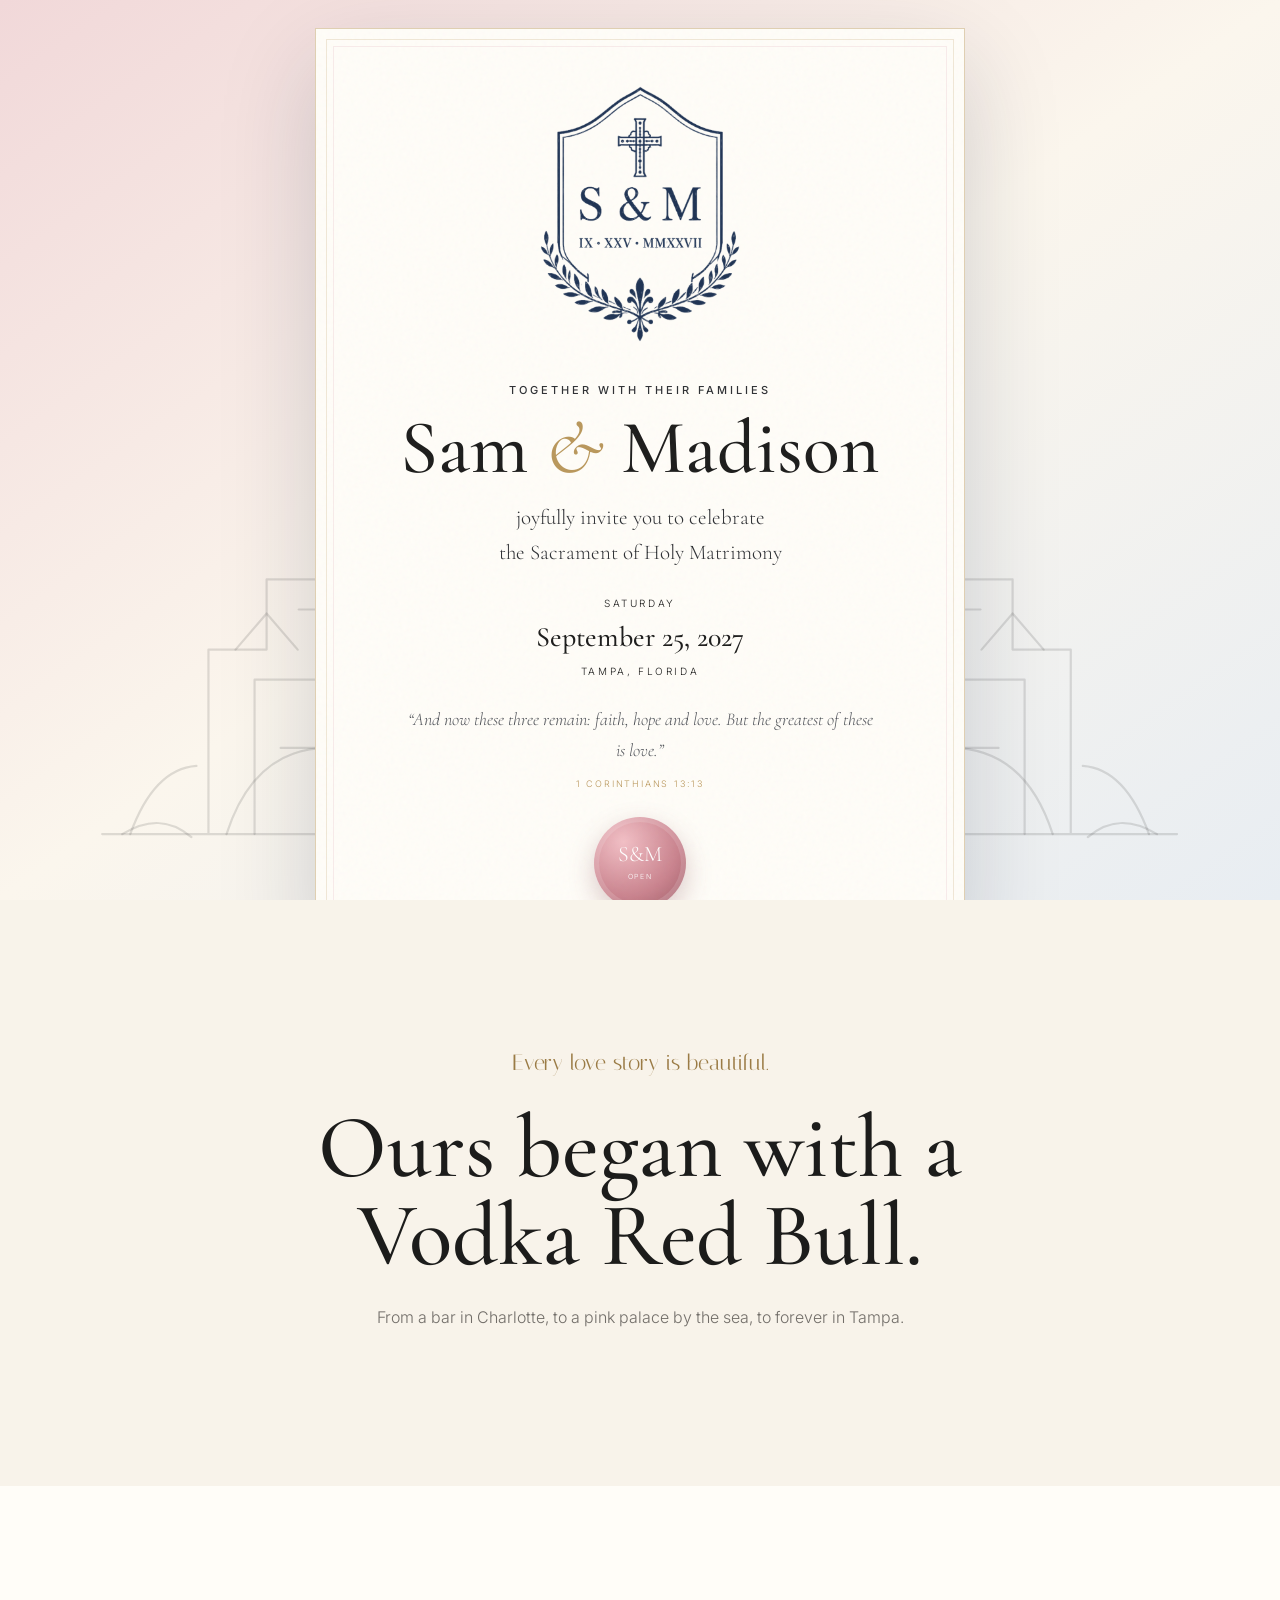
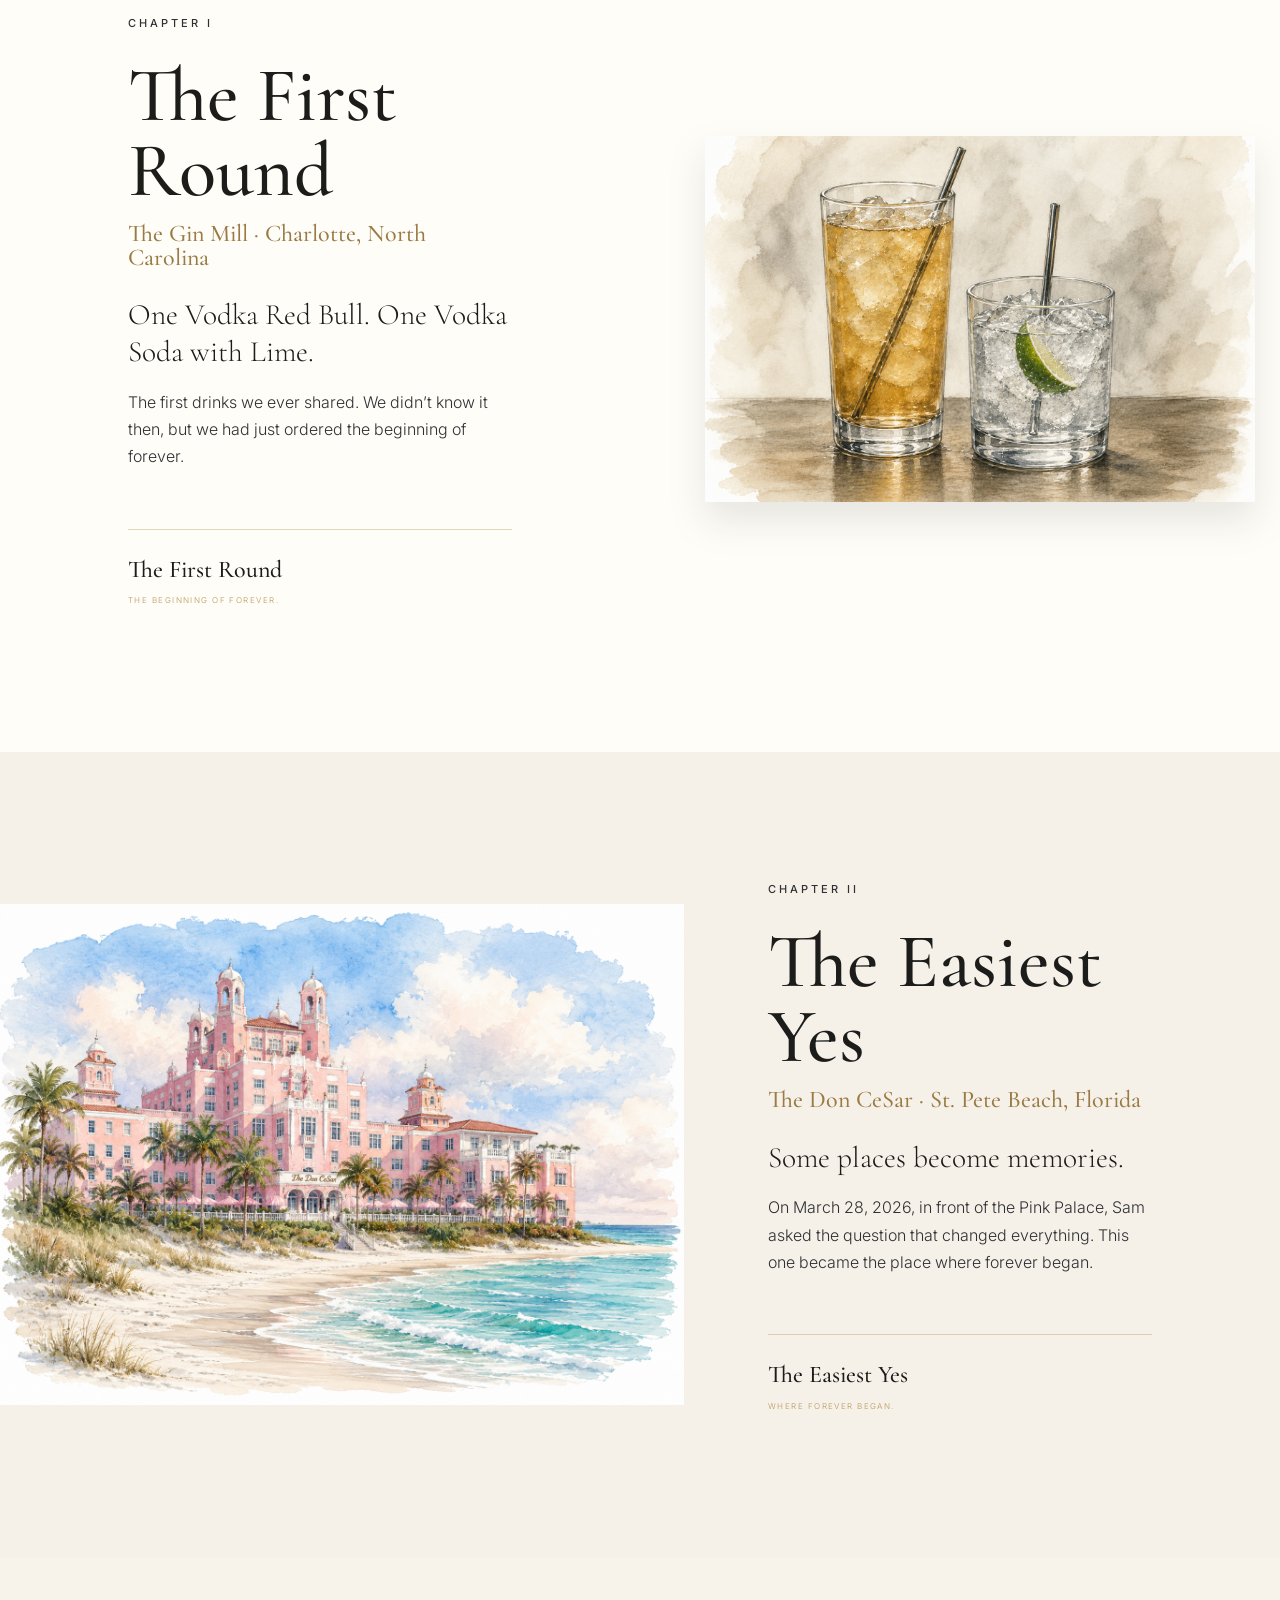
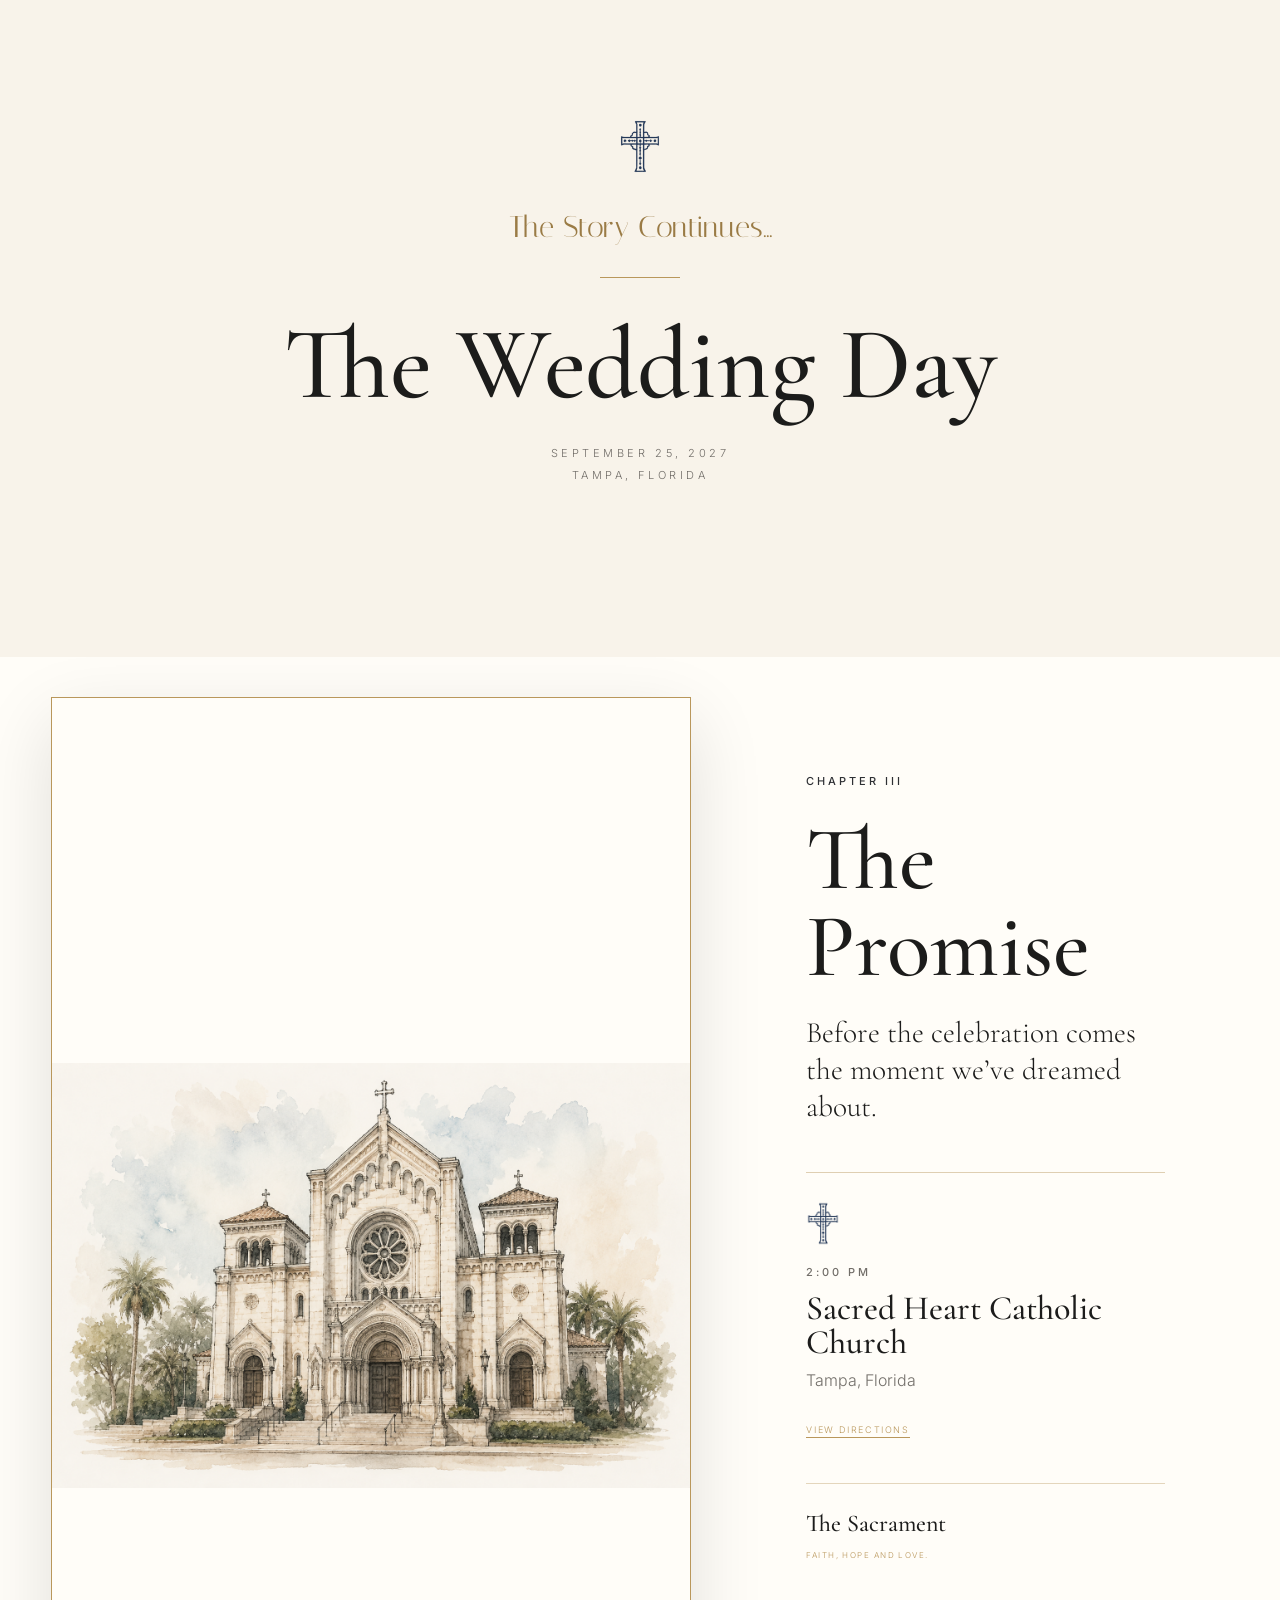
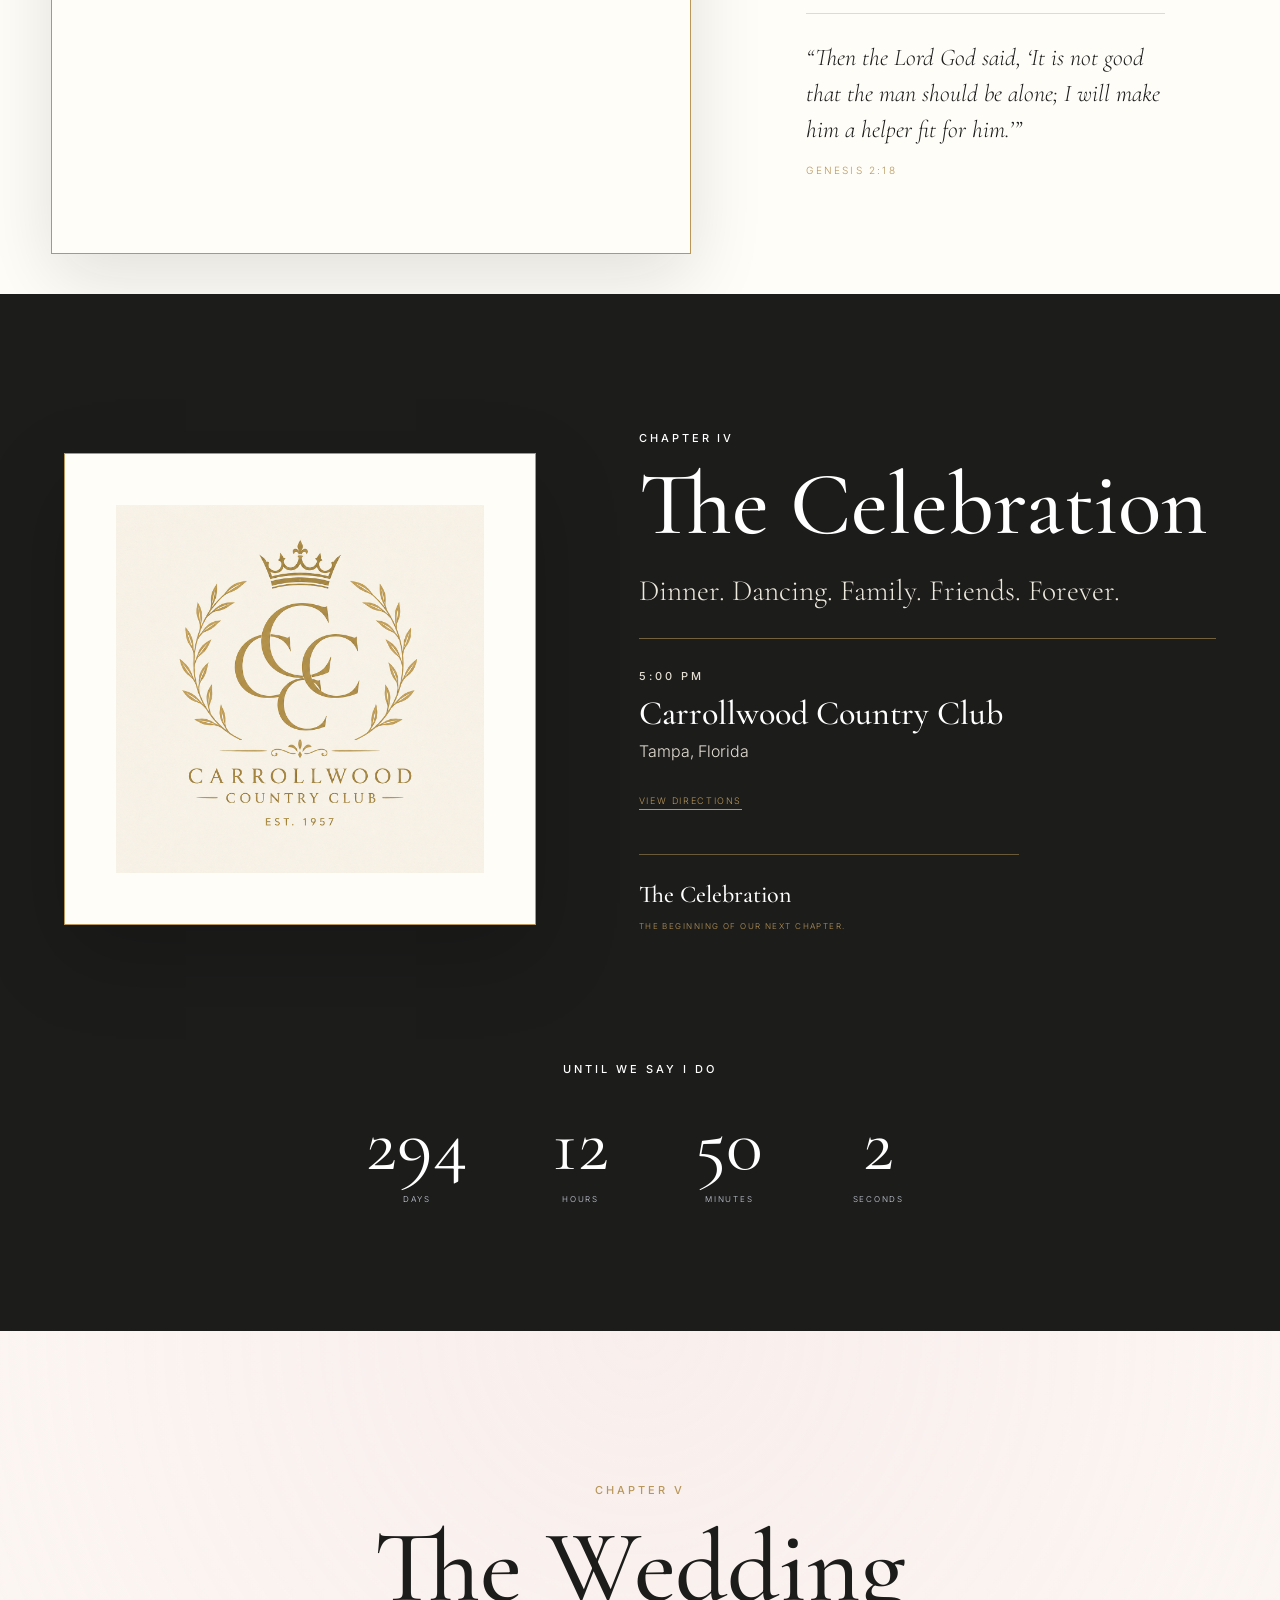
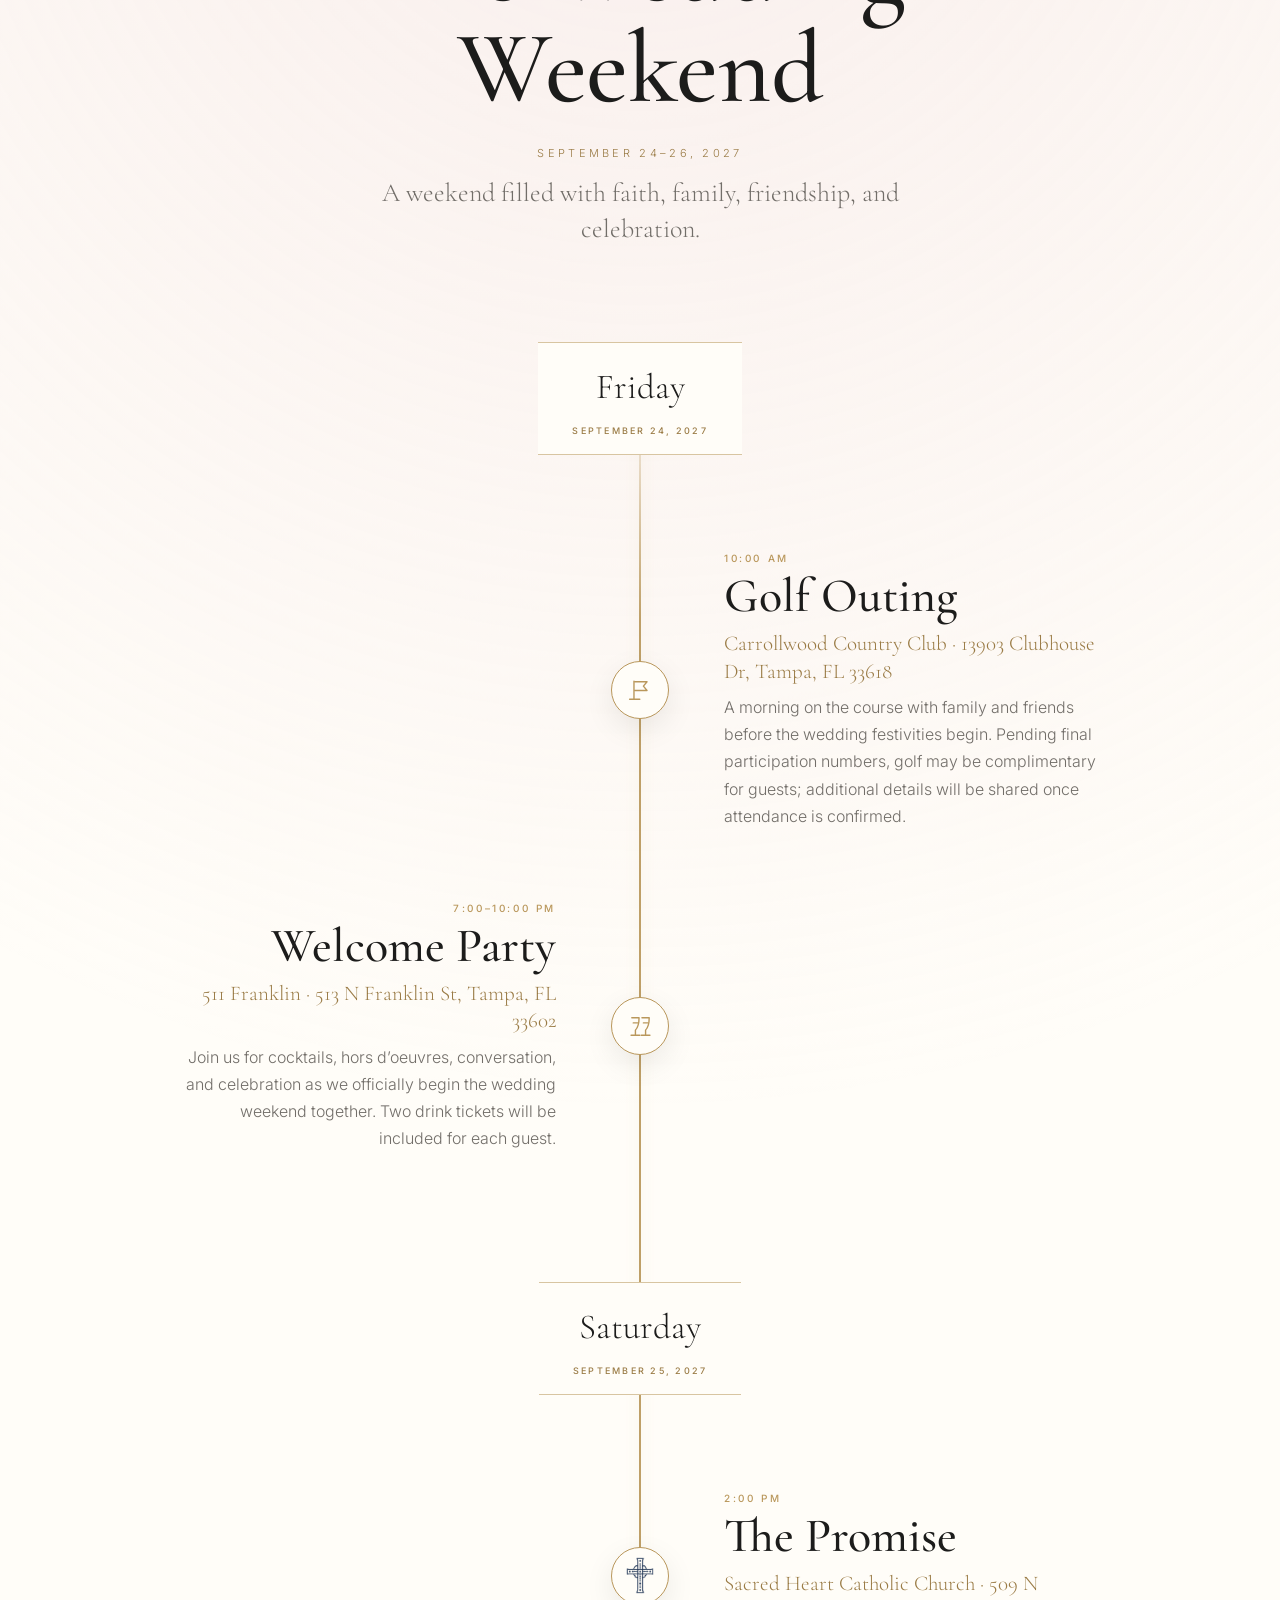
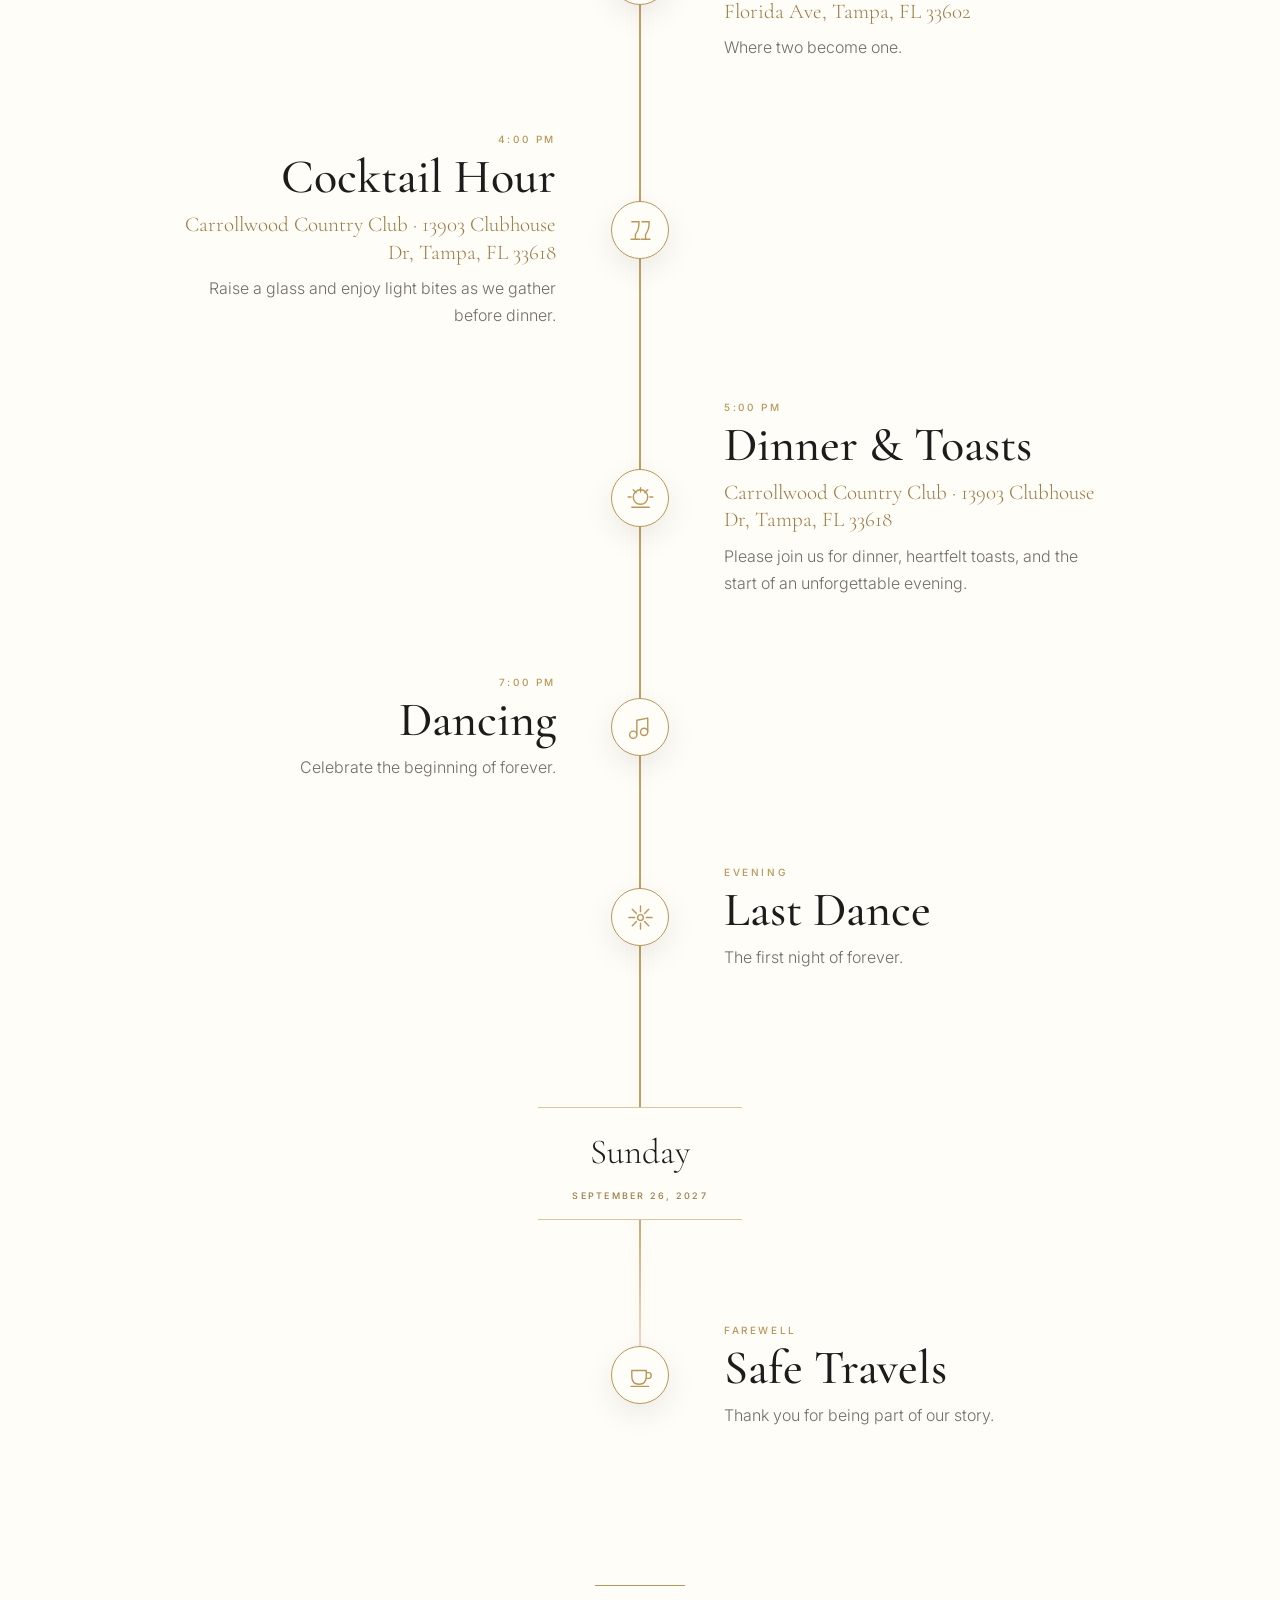
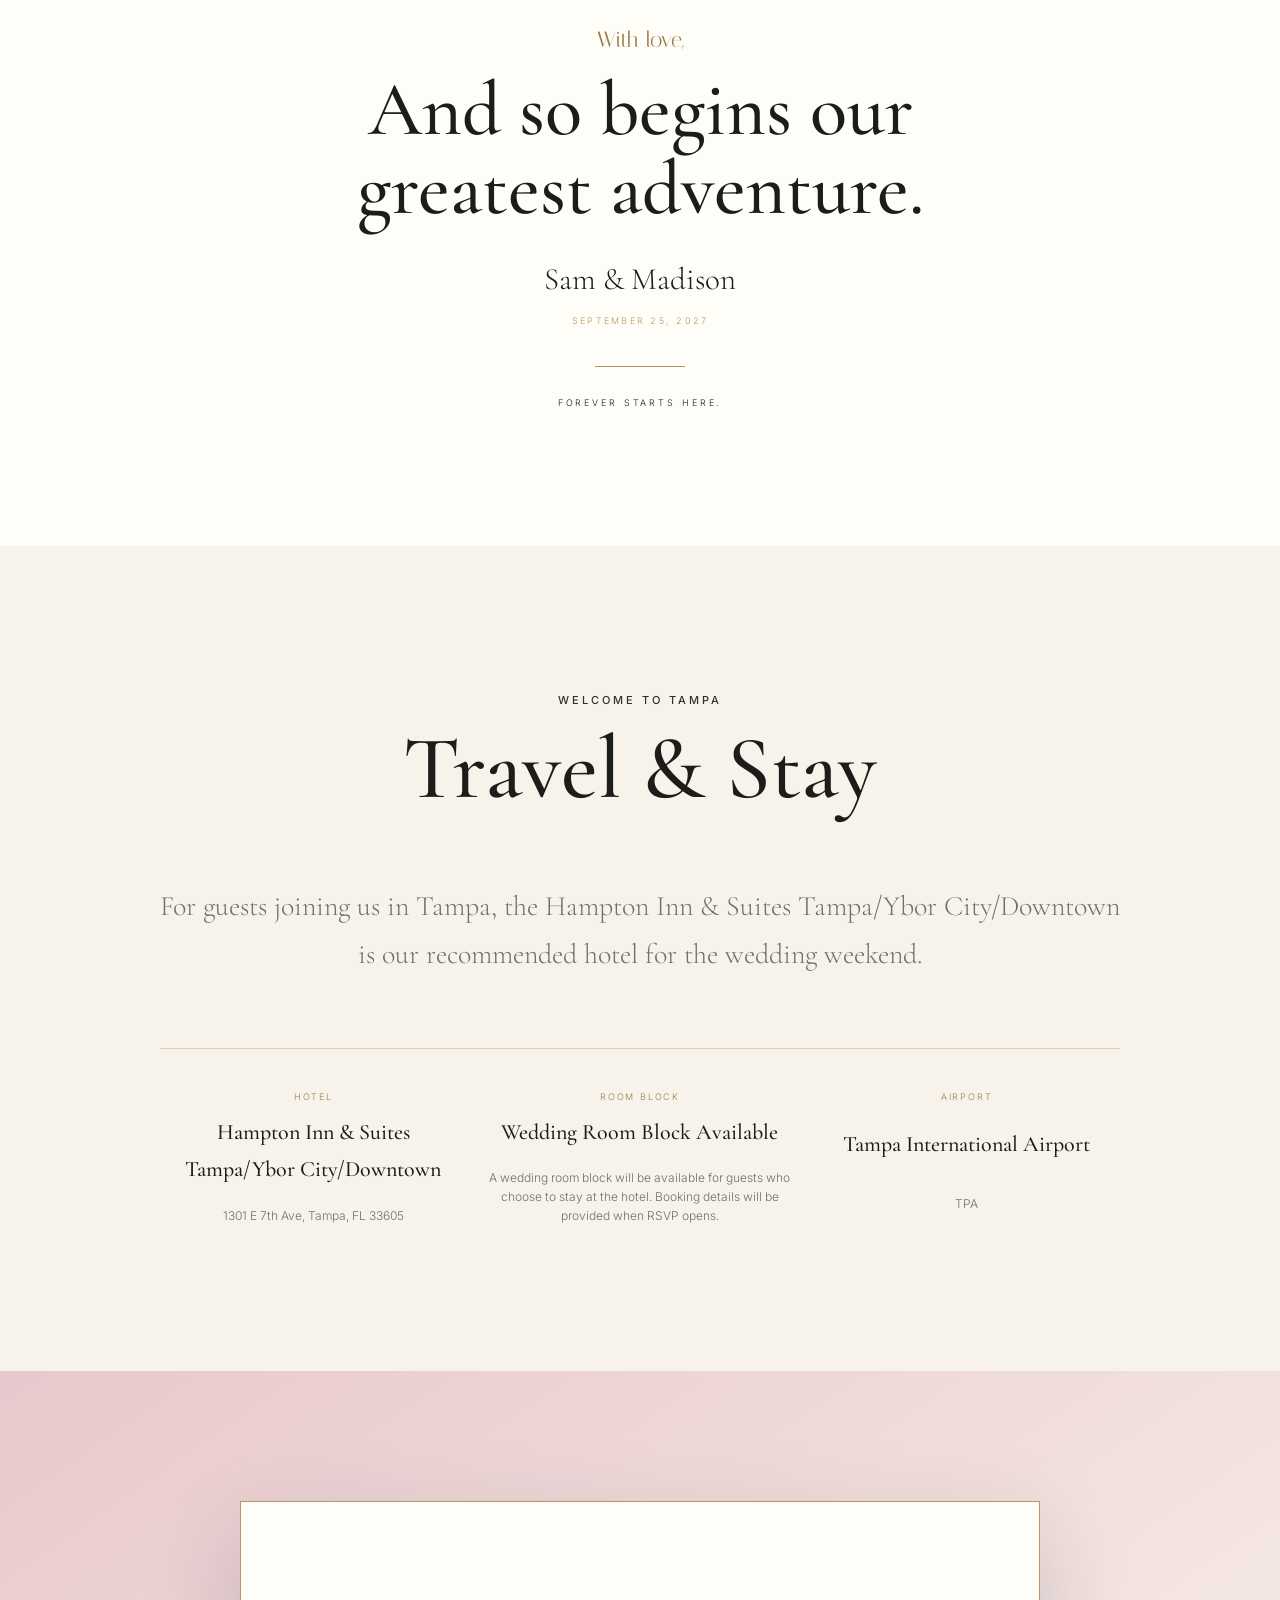
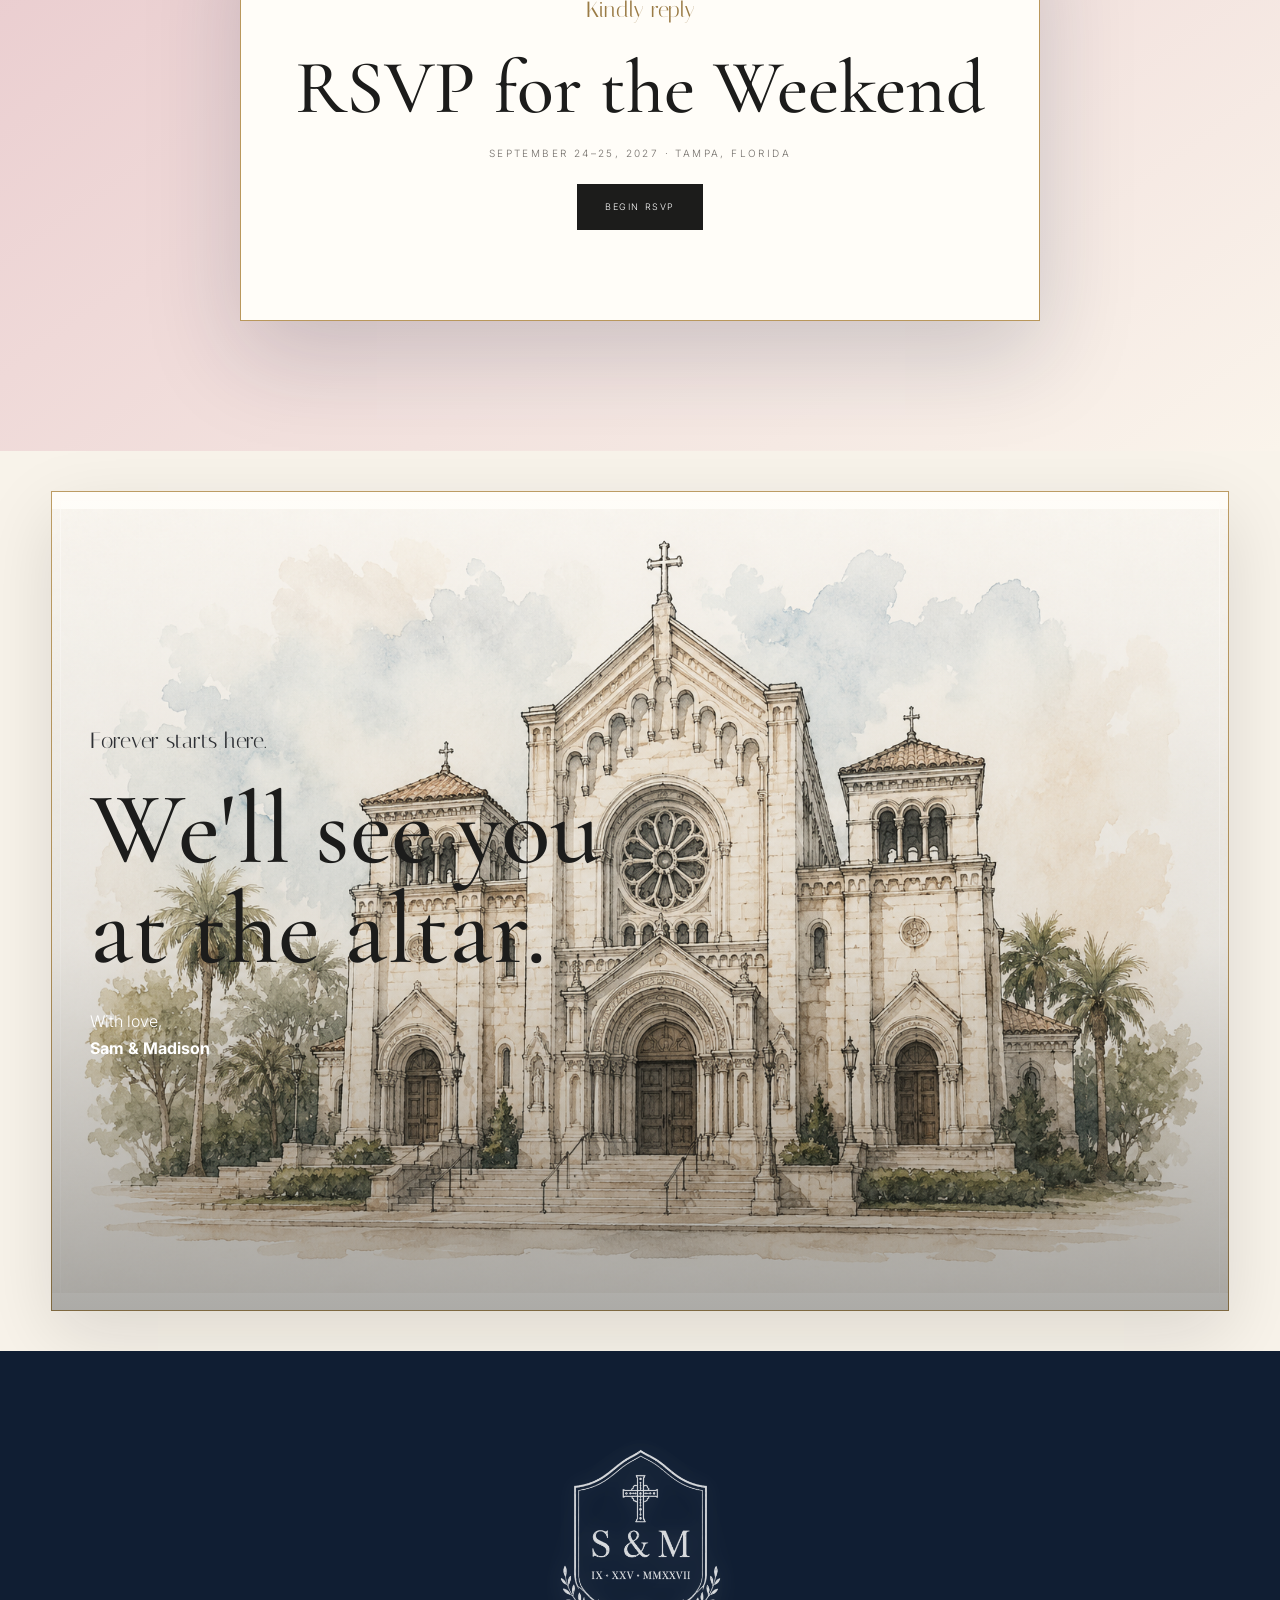
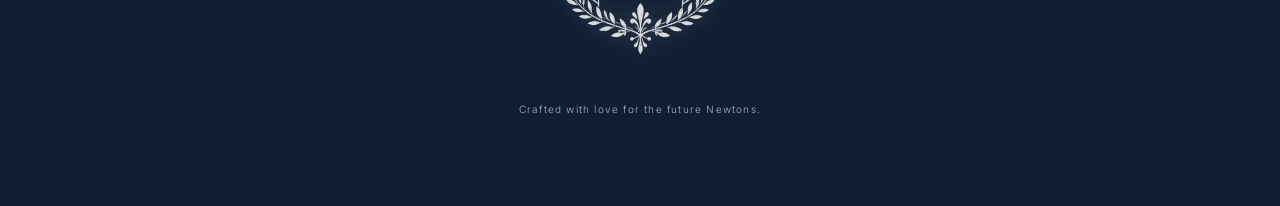
<file: index.html>
<!doctype html>
<html lang="en">
<head>
  <meta charset="utf-8">
  <meta name="viewport" content="width=device-width,initial-scale=1">
  <meta name="theme-color" content="#1c1c1b">
  <meta name="description" content="The wedding of Sam and Madison — September 25, 2027 in Tampa, Florida.">
  <title>Sam & Madison | September 25, 2027</title>
  <link rel="preconnect" href="https://fonts.googleapis.com">
  <link rel="preconnect" href="https://fonts.gstatic.com" crossorigin>
  <link href="https://fonts.googleapis.com/css2?family=Cormorant+Garamond:ital,wght@0,400;0,500;0,600;1,400&family=Inter:wght@300;400;500&family=Italiana&display=swap" rel="stylesheet">
  <link rel="stylesheet" href="styles.css?v=20260821-1044">
<!-- MOBILE-INLINE-FIX-20260821 -->
<style id="mobile-inline-fix-20260821">
@media (max-width: 600px) {
  /* Opening invitation: intentionally smaller, floating like desktop */
  #opening.opening {
    display:grid !important;
    place-items:start center !important;
    padding:7vh 0 16px !important;
    overflow:hidden !important;
  }
  /* Mobile opening backdrop: show the cathedral as a complete, subtle silhouette */
  #opening .opening-sketch {
    left:50% !important;
    right:auto !important;
    bottom:1.5vh !important;
    width:106vw !important;
    max-width:none !important;
    transform:translateX(-50%) !important;
    color:rgba(28,28,27,.075) !important;
    opacity:1 !important;
  }
  #opening .opening-sketch svg {
    display:block !important;
    width:100% !important;
    height:auto !important;
  }
  #opening .invitation-card {
    width:80vw !important;
    max-width:350px !important;
    min-height:0 !important;
    height:auto !important;
    max-height:calc(100svh - 30px) !important;
    margin:0 auto !important;
    padding:18px 22px 22px !important;
    overflow:hidden !important;
  }
  #opening .crest.crest-image {
    width:100px !important;
    height:auto !important;
    margin:0 auto 6px !important;
    padding:0 !important;
    border:0 !important;
  }
  #opening .crest.crest-image:before { display:none !important; }
  #opening .invitation-card .kicker {
    font-size:6.1px !important;
    margin:0 0 5px !important;
  }
  #opening .invitation-card h1 {
    font-size:30px !important;
    margin:2px 0 6px !important;
  }
  #opening .invite-copy {
    font-size:11px !important;
    line-height:1.2 !important;
    margin:0 !important;
  }
  #opening .date-lockup { margin:7px 0 !important; gap:0 !important; }
  #opening .date-lockup span { font-size:5.8px !important; }
  #opening .date-lockup strong { font-size:15.5px !important; }
  #opening .invitation-card blockquote {
    max-width:250px !important;
    font-size:8.5px !important;
    line-height:1.22 !important;
    margin:6px auto 0 !important;
  }
  #opening .invitation-card cite { font-size:5.2px !important; }
  #opening .seal {
    width:48px !important;
    height:48px !important;
    margin-top:7px !important;
  }
  #opening .seal-monogram { font-size:13px !important; }
  #opening .seal-label { font-size:4.4px !important; margin-top:2px !important; }

  /* Story chapters: eliminate the oversized mobile image wells */
  #story .story-row,
  #story .story-row.reverse {
    display:block !important;
    min-height:0 !important;
    height:auto !important;
  }
  #story .story-copy {
    padding:54px 28px 20px !important;
  }
  #story .illustration,
  #story .drink-illustration,
  #story .hotel-illustration {
    display:block !important;
    min-height:0 !important;
    height:auto !important;
    padding:6px 18px 34px !important;
    margin:0 !important;
  }
  #story .vodka-sodas-realistic {
    display:block !important;
    width:84% !important;
    max-width:520px !important;
    height:auto !important;
    margin:0 auto !important;
    transform:none !important;
  }
  #story .don-cesar-watercolor {
    display:block !important;
    width:92% !important;
    max-width:560px !important;
    height:auto !important;
    margin:0 auto !important;
    transform:none !important;
  }

  /* Wedding weekend: day labels start on the left with the gold spine */
  #weekend .timeline:before {
    left:28px !important;
    transform:none !important;
  }
  #weekend .timeline-day-heading {
    width:calc(100% - 54px) !important;
    max-width:none !important;
    margin:0 0 38px 28px !important;
    padding:13px 16px 15px !important;
    text-align:center !important;
  }
  #weekend .timeline-day-heading p,
  #weekend .timeline-day-heading h3 {
    text-align:center !important;
  }
  #weekend .timeline-day-heading p { font-size:31px !important; }
  #weekend .timeline-day-heading h3 { font-size:8px !important; }
  #weekend .timeline-event {
    grid-template-columns:58px minmax(0,1fr) !important;
  }
  #weekend .timeline-marker {
    grid-column:1 !important;
  }
  #weekend .timeline-event .timeline-card,
  #weekend .timeline-event:nth-of-type(even) .timeline-card,
  #weekend .timeline-event:nth-of-type(odd) .timeline-card {
    grid-column:2 !important;
    text-align:left !important;
    padding:26px 8px 26px 16px !important;
  }
}


/* Desktop hero: narrower photo frame = less aggressive crop of portrait engagement photo */
@media (min-width: 801px) {
  .hero {
    padding-left: 10vw !important;
    padding-right: 10vw !important;
  }
  .hero-photo {
    inset: 104px 10vw 4vw !important;
    background-position: center 30% !important;
  }
  .hero-shade {
    inset: 104px 10vw 4vw !important;
  }
  .hero-copy {
    padding-left: 8vw !important;
    padding-bottom: 8vh !important;
  }
}

</style>
<!-- /MOBILE-INLINE-FIX-20260821 -->
<style id="travel-hotel-details">
.travel-columns small{display:block;margin-top:8px;color:var(--muted);font-size:12px;line-height:1.6;font-weight:300}
</style>
<style id="rsvp-main-card-update">
.rsvp-card .rsvp-weekend-date{margin:18px 0 0;text-transform:uppercase;letter-spacing:.24em;font-size:10px;color:var(--muted)}
@media(max-width:800px){.rsvp-card .rsvp-weekend-date{font-size:8px;letter-spacing:.18em;line-height:1.7}}
</style></head>
<body class="locked ">
  
<div class="opening" id="opening" aria-label="Wedding invitation">
    <div class="opening-sketch" aria-hidden="true">
      <svg viewBox="0 0 1200 480" role="img">
        <g fill="none" stroke="currentColor" stroke-width="2.2" stroke-linecap="round" stroke-linejoin="round">
          <path d="M64 414h1072M170 414V230h58v-70h74v70h62V122h92v108h62V74h164v156h62V122h92v108h62v-70h74v70h58v184"/>
          <path d="M216 414V260h136v154M848 414V260h136v154M456 414V250h288v164"/>
          <path d="M508 414V302h184v112M600 74V20M574 45h52"/>
          <path d="M522 118h156M530 150h140M538 182h124M548 214h104"/>
          <path d="M260 190h48M892 190h48M392 156h36M772 156h36"/>
          <path d="M188 414c20-62 56-86 102-86s82 24 102 86M808 414c20-62 56-86 102-86s82 24 102 86"/>
          <path d="M92 414c16-44 38-66 66-68M1108 414c-16-44-38-66-66-68"/>
          <path d="M242 328h82M876 328h82M478 278h244"/>
          <path d="M550 414v-70h100v70M586 344v70M614 344v70"/>
          <path d="M197 230l31-36 31 36M941 230l31-36 31 36M364 122l46-44 46 44M744 122l46-44 46 44"/>
          <path d="M518 74l82-54 82 54"/>
          <path d="M84 414c26-16 48-15 69 3M1047 417c21-18 43-19 69-3"/>
        </g>
      </svg>
    </div>

    <article class="invitation-card" id="invitationCard">
      <div class="paper-grain"></div>
      <div class="crest crest-image" aria-label="Sam and Madison wedding crest">
        <img src="assets/save-the-date-crest-clean.png" alt="S and M Newton wedding crest">
      </div>
      <p class="kicker">Together with their families</p>
      <h1>Sam <em>&</em> Madison</h1>
      <p class="invite-copy">joyfully invite you to celebrate<br>the Sacrament of Holy Matrimony</p>
      <div class="date-lockup">
        <span>Saturday</span>
        <strong>September 25, 2027</strong>
        <span>Tampa, Florida</span>
      </div>
      <blockquote>“And now these three remain: faith, hope and love. But the greatest of these is love.”</blockquote>
      <cite>1 Corinthians 13:13</cite>
      <button class="seal" id="openInvitation" type="button">
        <span class="seal-monogram">S&amp;M</span>
        <span class="seal-label">Open</span>
      </button>
    </article>
  </div>

  <header class="site-header">
    <a class="brand" href="#home" aria-label="Back to top">S <span>&</span> M</a>
    <button class="menu-button" id="menuButton" aria-expanded="false" aria-controls="siteNav">Menu</button>
    <nav id="siteNav">
      <a href="#story">Our Journey</a>
      <a href="#details">The Celebration</a>
      <a href="#weekend">The Weekend</a>
      <a href="#travel">Travel</a>
      <a href="#rsvp">RSVP</a>
    </nav>
  </header>

  <main>
    <section class="hero" id="home">
      <div class="hero-photo" role="img" aria-label="Sam and Madison"></div>
      <div class="hero-shade"></div>
      <div class="hero-copy reveal">
        <p class="eyebrow">The wedding of</p>
        <h2>Sam <em>&</em> Madison</h2>
        <p>September 25, 2027 · Tampa, Florida</p>
        <a href="#story" class="text-link">Enter our story <span>↓</span></a>
      </div>
    </section>

    <section class="editorial-intro reveal">
      <p class="script">Every love story is beautiful.</p>
      <h2>Ours began with a<br>Vodka Red Bull.</h2>
      <p>From a bar in Charlotte, to a pink palace by the sea, to forever in Tampa.</p>
    </section>

    <section class="story editorial-chapters" id="story">
      <article class="story-row chapter-panel chapter-one reveal">
        <span class="chapter-number" aria-hidden="true">I</span>
        <div class="story-copy">
          <p class="chapter">Chapter I</p><h2>The First Round</h2>
          <h3>The Gin Mill · Charlotte, North Carolina</h3>
          <p class="chapter-lead">One Vodka Red Bull. One Vodka Soda with Lime.</p>
          <p>The first drinks we ever shared. We didn’t know it then, but we had just ordered the beginning of forever.</p>
          <p class="art-caption"><strong>The First Round</strong><span>The beginning of forever.</span></p>
        </div>
        <div class="illustration drink-illustration" aria-label="Watercolor illustration of a Vodka Red Bull and vodka soda with lime">
          <img class="vodka-sodas-realistic" src="assets/vodka-sodas-realistic.png" alt="Watercolor illustration of a Vodka Red Bull and vodka soda with lime">
        </div>
      </article>
      <article class="story-row reverse blush chapter-panel chapter-two reveal">
        <span class="chapter-number" aria-hidden="true">II</span>
        <div class="story-copy">
          <p class="chapter">Chapter II</p><h2>The Easiest Yes</h2>
          <h3>The Don CeSar · St. Pete Beach, Florida</h3>
          <p class="chapter-lead">Some places become memories.</p>
          <p>On March 28, 2026, in front of the Pink Palace, Sam asked the question that changed everything. This one became the place where forever began.</p>
          <p class="art-caption"><strong>The Easiest Yes</strong><span>Where forever began.</span></p>
        </div>
        <div class="illustration hotel-illustration" aria-label="Watercolor illustration of The Don CeSar">
          <img src="assets/don-cesar-watercolor.png" alt="Watercolor illustration of the Don CeSar hotel" class="don-cesar-watercolor">
        </div>
      </article>
    </section>


    <section class="wedding-day-break reveal">
      <div class="detail-cross" aria-hidden="true"><img class="crest-cross-icon" src="assets/crest-cross-exact.png" alt="" aria-hidden="true"></div>
      <p class="break-script">The Story Continues...</p>
      <div class="break-line"></div>
      <h2>The Wedding Day</h2>
      <p class="break-date">
        September 25, 2027<br>
        Tampa, Florida
      </p>
    </section>

    <section class="promise chapter-panel" id="details">
      <span class="chapter-number" aria-hidden="true">III</span>
      <div class="promise-art reveal" aria-hidden="true"></div>
      <div class="promise-copy reveal">
        <p class="chapter">Chapter III</p><h2>The Promise</h2>
        <p class="chapter-lead">Before the celebration comes the moment we’ve dreamed about.</p>
        <div class="promise-details">
          <div class="detail-cross" aria-hidden="true"><img class="crest-cross-icon" src="assets/crest-cross-exact.png" alt="" aria-hidden="true"></div>
          <p class="time">2:00 PM</p><h3>Sacred Heart Catholic Church</h3><p>Tampa, Florida</p>
          <a href="https://maps.google.com/?q=Sacred+Heart+Catholic+Church+Tampa+Florida" target="_blank" rel="noopener">View directions</a>
        </div>
        <p class="art-caption"><strong>The Sacrament</strong><span>Faith, hope and love.</span></p>
        <div class="promise-verse">
          <blockquote>
            “Then the Lord God said, ‘It is not good that the man should be alone; I will make him a helper fit for him.’”
          </blockquote>
          <cite>Genesis 2:18</cite>
        </div>

      </div>
    </section>

    <section class="celebration-chapter chapter-panel">
      <span class="chapter-number" aria-hidden="true">IV</span>
      <div class="celebration-inner">
        <div class="celebration-logo reveal"><img src="assets/ccc-logo.png" alt="Carrollwood Country Club monogram"></div>
        <div class="celebration-copy reveal">
          <p class="chapter">Chapter IV</p><h2>The Celebration</h2>
          <p class="chapter-lead">Dinner. Dancing. Family. Friends. Forever.</p>
          <div class="celebration-details"><p class="time">5:00 PM</p><h3>Carrollwood Country Club</h3><p>Tampa, Florida</p>
          <a href="https://maps.google.com/?q=Carrollwood+Country+Club+Tampa+Florida" target="_blank" rel="noopener">View directions</a></div>
          <p class="art-caption"><strong>The Celebration</strong><span>The beginning of our next chapter.</span></p>
        </div>
      </div>
      <div class="countdown-wrap reveal"><p class="eyebrow">Until we say I do</p><div class="countdown" id="countdown"></div></div>
    </section>


    <section class="wedding-weekend" id="weekend">
      <div class="weekend-heading reveal">
        <p class="chapter">Chapter V</p>
        <h2>The Wedding Weekend</h2>
        <p class="weekend-dates">September 24–26, 2027</p>
        <p class="weekend-intro">A weekend filled with faith, family, friendship, and celebration.</p>
      </div>

      <div class="timeline">
        <article class="timeline-day reveal">
          <header class="timeline-day-heading">
            <p>Friday</p>
            <h3>September 24, 2027</h3>
          </header>

          <div class="timeline-event">
            <div class="timeline-marker" aria-hidden="true">
              <svg viewBox="0 0 40 40">
                <path d="M11 32V7"></path>
                <path d="M12 8h17l-5 6 5 6H12"></path>
                <path d="M5 32h14"></path>
              </svg>
            </div>
            <div class="timeline-card">
              <p class="timeline-time">10:00 AM</p>
              <h4>Golf Outing</h4>
              <p class="timeline-location">Carrollwood Country Club · 13903 Clubhouse Dr, Tampa, FL 33618</p>
              <p>A morning on the course with family and friends before the wedding festivities begin. Pending final participation numbers, golf may be complimentary for guests; additional details will be shared once attendance is confirmed.</p>
            </div>
          </div>

          <div class="timeline-event">
            <div class="timeline-marker" aria-hidden="true">
              <svg viewBox="0 0 40 40">
                <path d="M8 8h10c0 8-1 13-5 17v7"></path>
                <path d="M7 32h12"></path>
                <path d="M22 8h10c0 8-1 13-5 17v7"></path>
                <path d="M21 32h12"></path>
                <path d="M10 15h6M24 15h6"></path>
              </svg>
            </div>
            <div class="timeline-card">
              <p class="timeline-time">7:00–10:00 PM</p>
              <h4>Welcome Party</h4>
              <p class="timeline-location">511 Franklin · 513 N Franklin St, Tampa, FL 33602</p>
              <p>Join us for cocktails, hors d’oeuvres, conversation, and celebration as we officially begin the wedding weekend together. Two drink tickets will be included for each guest.</p>
            </div>
          </div>
        </article>

        <article class="timeline-day reveal">
          <header class="timeline-day-heading">
            <p>Saturday</p>
            <h3>September 25, 2027</h3>
          </header>

          <div class="timeline-event">
            <div class="timeline-marker timeline-cross" aria-hidden="true"><img class="crest-cross-icon" src="assets/crest-cross-exact.png" alt="" aria-hidden="true"></div>
            <div class="timeline-card">
              <p class="timeline-time">2:00 PM</p>
              <h4>The Promise</h4>
              <p class="timeline-location">Sacred Heart Catholic Church · 509 N Florida Ave, Tampa, FL 33602</p>
              <p>Where two become one.</p>
            </div>
          </div>

          <div class="timeline-event">
            <div class="timeline-marker" aria-hidden="true">
              <svg viewBox="0 0 40 40">
                <path d="M8 8h10c0 8-1 13-5 17v7"></path>
                <path d="M7 32h12"></path>
                <path d="M22 8h10c0 8-1 13-5 17v7"></path>
                <path d="M21 32h12"></path>
              </svg>
            </div>
            <div class="timeline-card">
              <p class="timeline-time">4:00 PM</p>
              <h4>Cocktail Hour</h4>
              <p class="timeline-location">Carrollwood Country Club · 13903 Clubhouse Dr, Tampa, FL 33618</p>
              <p>Raise a glass and enjoy light bites as we gather before dinner.</p>
            </div>
          </div>

          <div class="timeline-event">
            <div class="timeline-marker" aria-hidden="true">
              <svg viewBox="0 0 40 40">
                <circle cx="20" cy="18" r="10"></circle>
                <path d="M20 5v6M7 18H3M37 18h-4M10 8l4 4M30 8l-4 4"></path>
                <path d="M8 32h24"></path>
              </svg>
            </div>
            <div class="timeline-card">
              <p class="timeline-time">5:00 PM</p>
              <h4>Dinner &amp; Toasts</h4>
              <p class="timeline-location">Carrollwood Country Club · 13903 Clubhouse Dr, Tampa, FL 33618</p>
              <p>Please join us for dinner, heartfelt toasts, and the start of an unforgettable evening.</p>
            </div>
          </div>

          <div class="timeline-event">
            <div class="timeline-marker" aria-hidden="true">
              <svg viewBox="0 0 40 40">
                <path d="M15 29V10l15-3v18"></path>
                <circle cx="10" cy="30" r="5"></circle>
                <circle cx="25" cy="26" r="5"></circle>
              </svg>
            </div>
            <div class="timeline-card">
              <p class="timeline-time">7:00 PM</p>
              <h4>Dancing</h4>
              <p>Celebrate the beginning of forever.</p>
            </div>
          </div>

          <div class="timeline-event">
            <div class="timeline-marker" aria-hidden="true">
              <svg viewBox="0 0 40 40">
                <path d="M20 4v8M20 28v8M4 20h8M28 20h8M8.7 8.7l5.7 5.7M25.6 25.6l5.7 5.7M31.3 8.7l-5.7 5.7M14.4 25.6l-5.7 5.7"></path>
                <circle cx="20" cy="20" r="4"></circle>
              </svg>
            </div>
            <div class="timeline-card">
              <p class="timeline-time">Evening</p>
              <h4>Last Dance</h4>
              <p>The first night of forever.</p>
            </div>
          </div>
        </article>

        <article class="timeline-day timeline-day-final reveal">
          <header class="timeline-day-heading">
            <p>Sunday</p>
            <h3>September 26, 2027</h3>
          </header>

          <div class="timeline-event">
            <div class="timeline-marker" aria-hidden="true">
              <svg viewBox="0 0 40 40">
                <path d="M8 13h20v8c0 7-4 11-10 11S8 28 8 21z"></path>
                <path d="M28 16h3c5 0 5 8 0 8h-3"></path>
                <path d="M7 35h24"></path>
              </svg>
            </div>
            <div class="timeline-card">
              <p class="timeline-time">Farewell</p>
              <h4>Safe Travels</h4>
              <p>Thank you for being part of our story.</p>
            </div>
          </div>
        </article>
      </div>

      <div class="weekend-closing reveal">
        <span class="closing-line" aria-hidden="true"></span>
        <p class="closing-thanks">With love,</p>
        <h3>And so begins our greatest adventure.</h3>
        <p class="closing-names">Sam &amp; Madison</p>
        <p class="closing-date">September 25, 2027</p>
        <span class="closing-line" aria-hidden="true"></span>
        <p class="forever-starts">Forever starts here.</p>
      </div>
    </section>

    <section class="travel" id="travel">
      <div class="section-title reveal">
        <p class="eyebrow">Welcome to Tampa</p>
        <h2>Travel & Stay</h2>
      </div>
      <div class="travel-copy reveal">
        <p>For guests joining us in Tampa, the Hampton Inn &amp; Suites Tampa/Ybor City/Downtown is our recommended hotel for the wedding weekend.</p>
        <div class="travel-columns">
          <div><span>Hotel</span><strong>Hampton Inn &amp; Suites Tampa/Ybor City/Downtown</strong><small>1301 E 7th Ave, Tampa, FL 33605</small></div>
          <div><span>Room Block</span><strong>Wedding Room Block Available</strong><small>A wedding room block will be available for guests who choose to stay at the hotel. Booking details will be provided when RSVP opens.</small></div>
          <div><span>Airport</span><strong>Tampa International Airport</strong><small>TPA</small></div>
        </div>
      </div>
    </section>

    <section class="rsvp" id="rsvp">
      <article class="rsvp-card reveal">
        <p class="script">Kindly reply</p>
        <h2>RSVP for the Weekend</h2>
        <p class="rsvp-weekend-date">September 24–25, 2027 · Tampa, Florida</p>
        <a href="rsvp.html" class="button">Begin RSVP</a>
      </article>
    </section>

    <section class="finale">
      <div class="finale-photo"></div>
      <div class="finale-overlay"></div>
      <div class="finale-copy reveal">
        <p class="script">Forever starts here.</p>
        <h2>We'll see you<br>at the altar.</h2>
        <p>With love,<br><strong>Sam & Madison</strong></p>
      </div>
    </section>
  </main>

  <footer>
    <div class="footer-crest footer-crest-image">
      <img src="assets/save-the-date-crest-clean.png" alt="S and M Newton wedding crest">
    </div>
    <p>Crafted with love for the future Newtons.</p>
  </footer>

  <script src="script.js"></script>
</body>
</html>
</file>
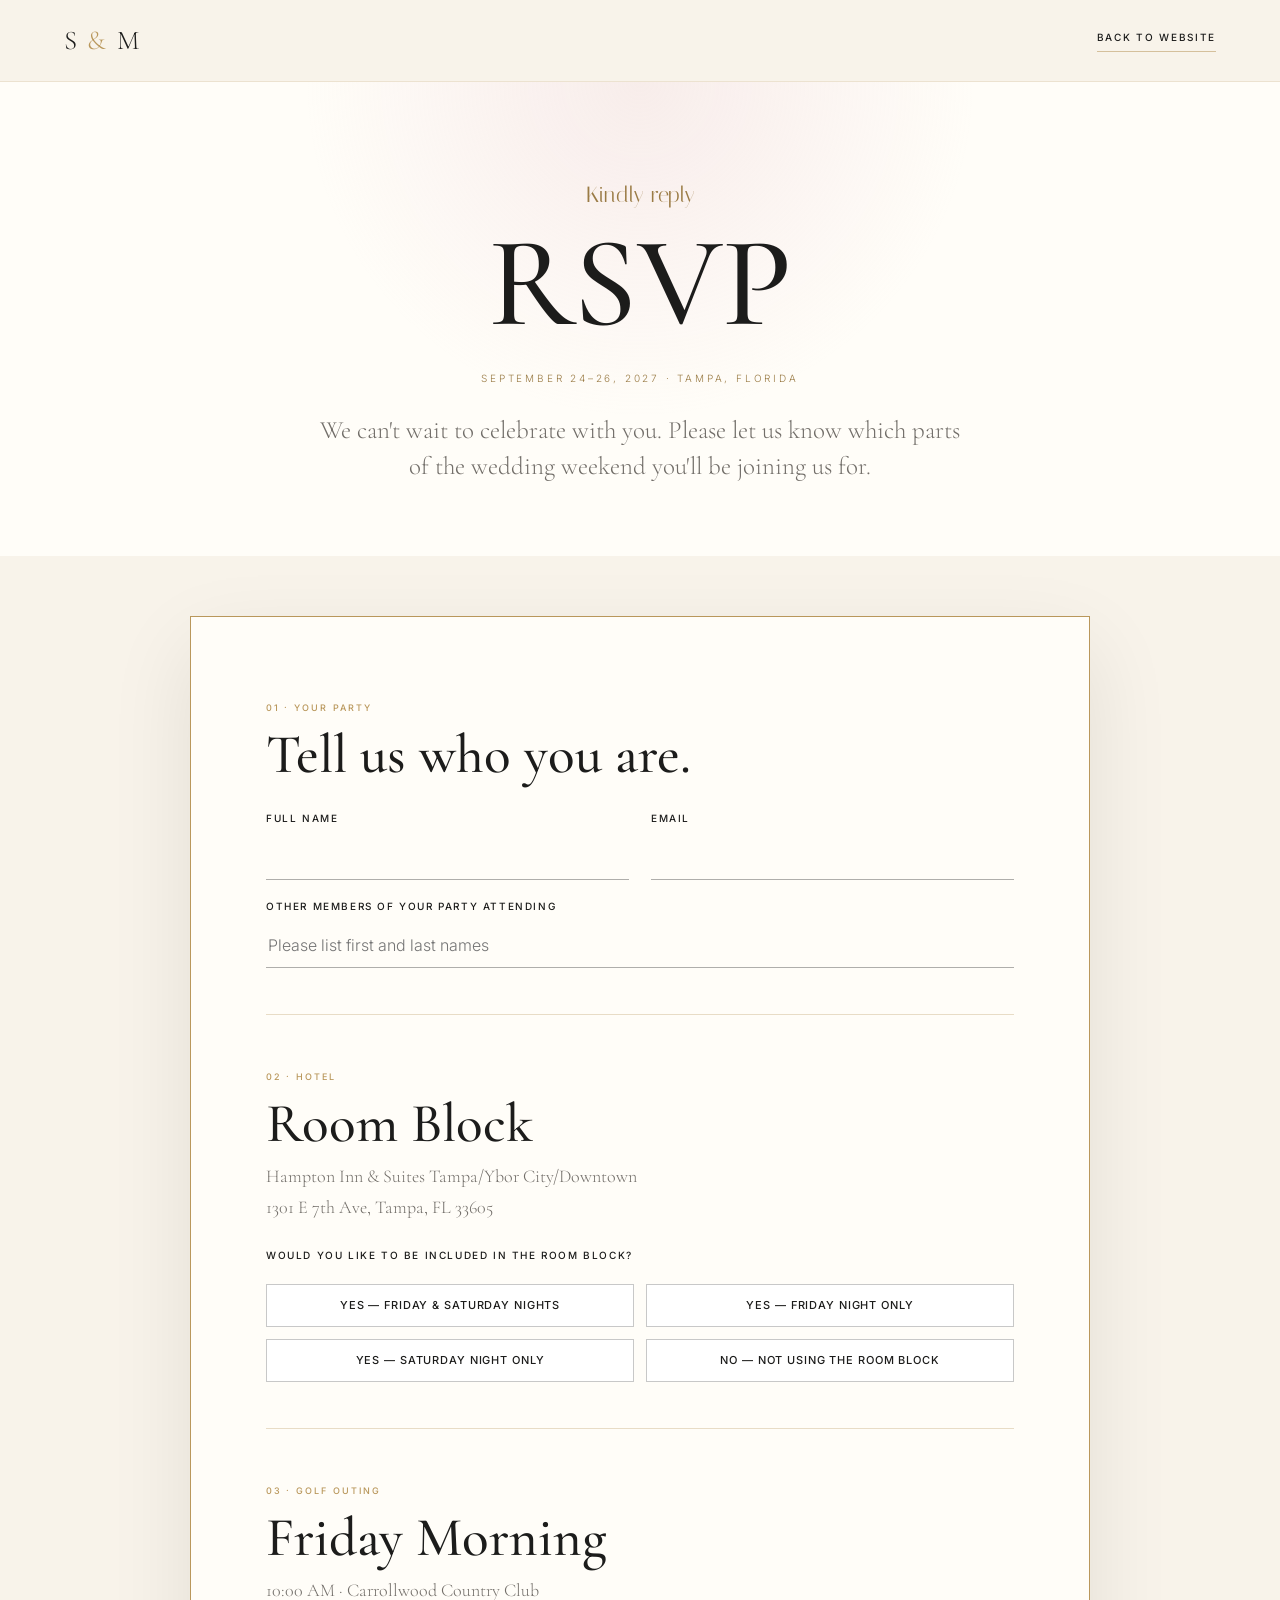
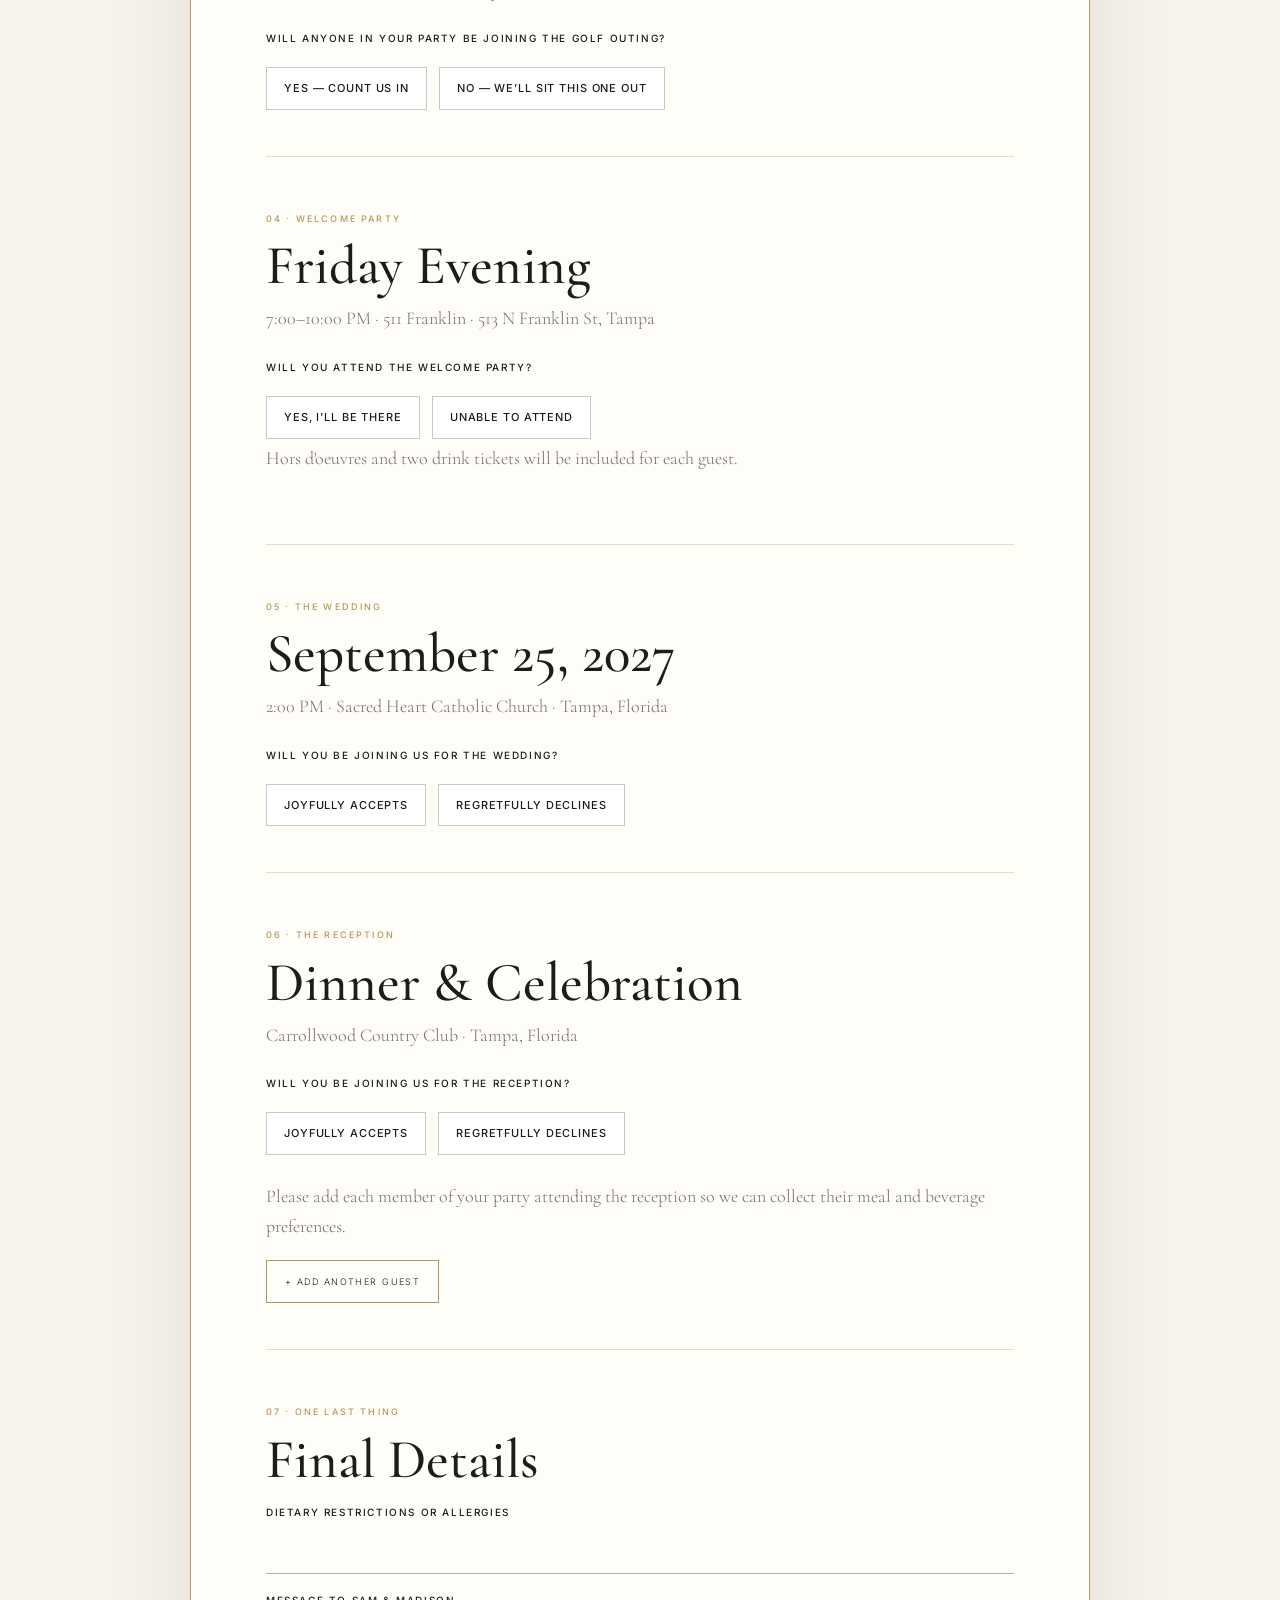
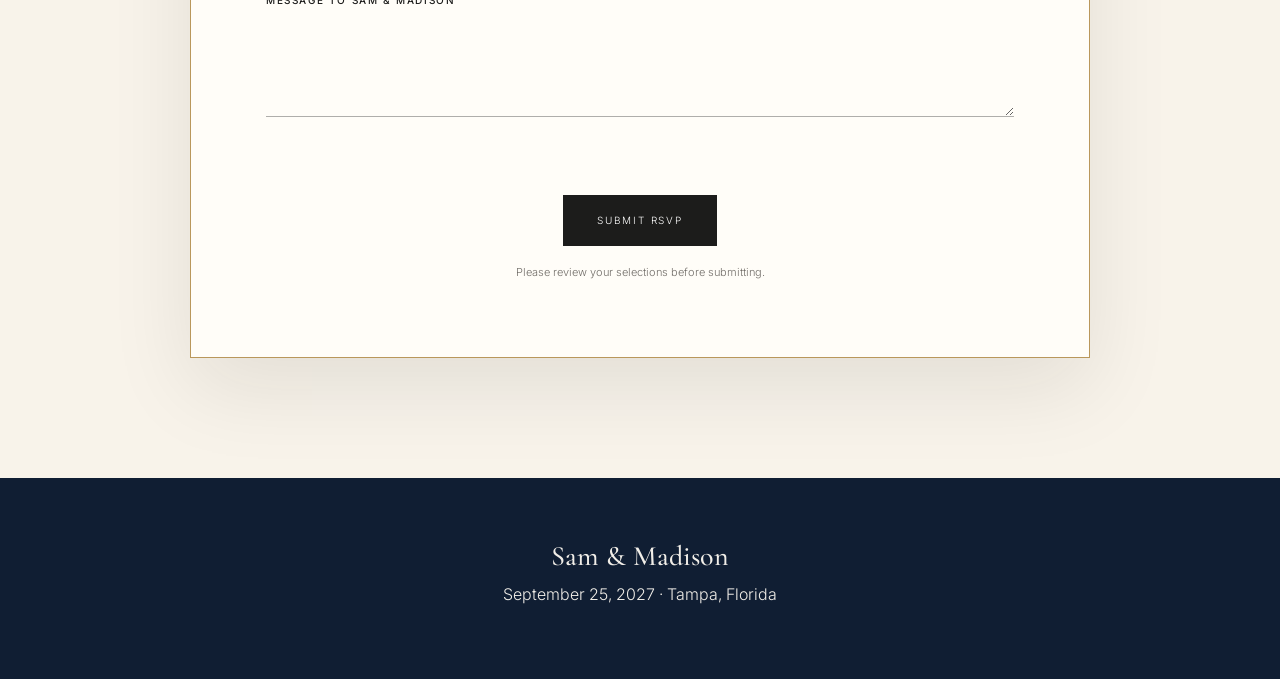
<file: rsvp.html>
<!doctype html>
<html lang="en">
<head>
  <meta charset="utf-8">
  <meta name="viewport" content="width=device-width,initial-scale=1">
  <meta name="theme-color" content="#1c1c1b">
  <meta name="description" content="RSVP for the wedding weekend of Sam and Madison — September 24–26, 2027 in Tampa, Florida.">
  <title>RSVP | Sam & Madison</title>
  <link rel="preconnect" href="https://fonts.googleapis.com">
  <link rel="preconnect" href="https://fonts.gstatic.com" crossorigin>
  <link href="https://fonts.googleapis.com/css2?family=Cormorant+Garamond:ital,wght@0,400;0,500;0,600;1,400&family=Inter:wght@300;400;500&family=Italiana&display=swap" rel="stylesheet">
  <link rel="stylesheet" href="styles.css?v=20260821-1715">
  <style>
    :root{
      --navy:#1c1c1b;
      --blush:#eee7da;
      --blush-soft:#f6f1e8;
      --ivory:#f8f3ea;
      --paper:#fffdf8;
      --gold:#b9975b;
      --ink:#2e3034;
      --muted:#726e69;
    }
    body{background:var(--ivory)}
    .rsvp-page-header{
      position:sticky;top:0;z-index:20;height:82px;display:flex;align-items:center;
      justify-content:space-between;padding:0 5vw;background:rgba(248,243,234,.95);
      backdrop-filter:blur(12px);color:var(--navy);border-bottom:1px solid rgba(185,151,91,.18)
    }
    .rsvp-page-header .brand{font-family:"Cormorant Garamond",serif;font-size:27px;letter-spacing:.08em}
    .rsvp-page-header .brand span{color:var(--gold)}
    .back-link{text-transform:uppercase;letter-spacing:.17em;font-size:10px;font-weight:500;border-bottom:1px solid rgba(185,151,91,.55);padding-bottom:5px}
    .rsvp-hero{
      text-align:center;padding:95px 24px 72px;
      background:radial-gradient(circle at 50% 0%,rgba(232,201,206,.32),transparent 42%),var(--paper)
    }
    .rsvp-hero .script{margin-bottom:12px}
    .rsvp-hero h1{
      margin:0;color:var(--navy);font-family:"Cormorant Garamond",serif;
      font-size:clamp(70px,10vw,130px);font-weight:500;line-height:.9
    }
    .rsvp-hero .weekend-date{
      margin:28px 0 0;text-transform:uppercase;letter-spacing:.28em;font-size:10px;color:#9a7b45
    }
    .rsvp-hero .intro{
      max-width:650px;margin:25px auto 0;font-family:"Cormorant Garamond",serif;
      font-size:25px;line-height:1.45;color:var(--muted)
    }
    .rsvp-form-wrap{padding:60px 24px 120px;background:var(--ivory)}
    .rsvp-form{
      width:min(900px,100%);margin:auto;background:var(--paper);border:1px solid var(--gold);
      padding:clamp(35px,6vw,75px);box-shadow:0 30px 80px rgba(17,17,15,.09)
    }
    .form-section{padding:0 0 46px;margin:0 0 46px;border-bottom:1px solid rgba(185,151,91,.32)}
    .form-section:last-of-type{border-bottom:0;margin-bottom:20px}
    .section-number{text-transform:uppercase;letter-spacing:.24em;font-size:9px;color:var(--gold);font-weight:500}
    .form-section h2{
      color:var(--navy);font-family:"Cormorant Garamond",serif;font-size:clamp(38px,5vw,55px);
      font-weight:500;margin:9px 0 10px
    }
    .form-section>p{color:var(--muted);margin-bottom:25px}
    .field-grid{display:grid;grid-template-columns:1fr 1fr;gap:22px}
    .field{display:grid;gap:8px;margin-top:18px}
    label,.question-title{font-size:10px;text-transform:uppercase;letter-spacing:.16em;font-weight:500;color:var(--navy)}
    input[type="text"],input[type="email"],textarea{
      width:100%;border:0;border-bottom:1px solid rgba(28,28,27,.35);background:transparent;
      padding:12px 2px;font:300 16px Inter,Arial,sans-serif;color:var(--ink);outline:none
    }
    input:focus,textarea:focus{border-bottom-color:var(--gold)}
    textarea{min-height:100px;resize:vertical}
    .choice-row{display:flex;flex-wrap:wrap;gap:12px;margin-top:12px}
    .choice{position:relative}
    .choice input{position:absolute;opacity:0;pointer-events:none}
    .choice span{
      display:inline-block;border:1px solid rgba(28,28,27,.24);padding:11px 17px;
      font-size:11px;letter-spacing:.08em;background:white;cursor:pointer;transition:.2s
    }
    .choice input:checked + span{background:var(--navy);color:white;border-color:var(--navy)}
    .event-note{font-family:"Cormorant Garamond",serif;font-size:18px;color:var(--muted);margin:4px 0 0}
    .submit-area{text-align:center;padding-top:12px}
    .submit-button{
      border:0;background:var(--navy);color:white;padding:17px 34px;text-transform:uppercase;
      letter-spacing:.18em;font-size:10px;cursor:pointer
    }
    .submit-note{max-width:560px;margin:18px auto 0;font-size:11px;line-height:1.6;color:var(--muted)}
    .rsvp-footer{text-align:center;padding:55px 20px;background:#101e33;color:#f1eee8}
    .rsvp-footer strong{font-family:"Cormorant Garamond",serif;font-size:28px;font-weight:500}
    @media(max-width:700px){
      .rsvp-page-header{height:68px;padding:0 20px}
      .rsvp-hero{padding:70px 22px 55px}
      .rsvp-hero .intro{font-size:21px}
      .rsvp-form-wrap{padding:28px 16px 80px}
      .rsvp-form{padding:34px 24px}
      .field-grid{grid-template-columns:1fr}
      .form-section{padding-bottom:35px;margin-bottom:35px}
      .choice-row{display:grid;grid-template-columns:1fr 1fr}
      .choice span{text-align:center;width:100%}
    }
  .hotel-options{display:grid;grid-template-columns:repeat(2,minmax(0,1fr));gap:12px}.hotel-options .choice span{width:100%;text-align:center}@media(max-width:700px){.hotel-options{grid-template-columns:1fr}}

    .reception-helper{font-family:"Cormorant Garamond",serif;font-size:18px;color:var(--muted);margin:26px 0 18px}
    .reception-guest-card{border:1px solid rgba(185,151,91,.35);padding:24px;margin:0 0 18px;background:rgba(255,255,255,.45)}
    .reception-guest-head{display:flex;justify-content:space-between;align-items:center;gap:15px;margin-bottom:12px}
    .reception-guest-head strong{font-family:"Cormorant Garamond",serif;font-size:24px;color:var(--navy);font-weight:500}
    .remove-guest{border:0;background:transparent;color:#9a7b45;text-transform:uppercase;letter-spacing:.15em;font-size:8px;cursor:pointer}
    .reception-preference-grid{display:grid;grid-template-columns:1fr 1fr;gap:22px;margin-top:18px}
    .reception-guest-card select{width:100%;border:0;border-bottom:1px solid rgba(28,28,27,.35);background:transparent;padding:12px 2px;font:300 15px Inter,Arial,sans-serif;color:var(--ink);outline:none}
    .add-guest-button{border:1px solid var(--gold);background:transparent;color:var(--navy);padding:13px 18px;text-transform:uppercase;letter-spacing:.16em;font-size:9px;cursor:pointer}
    #receptionGuestArea.is-hidden{display:none}
    @media(max-width:700px){.reception-preference-grid{grid-template-columns:1fr}}

    .confirmation-page{
      display:none;min-height:calc(100vh - 82px);text-align:center;
      padding:76px 24px 300px;
      position:relative;overflow:hidden;
      background:
        radial-gradient(circle at 50% 0%,rgba(232,201,206,.32),transparent 42%),
        linear-gradient(180deg,var(--paper) 0%,var(--paper) 56%,rgba(255,253,248,.90) 72%,rgba(255,253,248,.70) 100%);
    }
    .confirmation-page::after{
      content:"";position:absolute;left:0;right:0;bottom:0;height:40%;
      background:url("tampa-rsvp-skyline-clean.png") center bottom/cover no-repeat;
      opacity:.58;pointer-events:none;z-index:0;
    }
    .confirmation-page.is-visible{display:flex;align-items:flex-start;justify-content:center}
    .confirmation-inner{width:min(760px,100%);margin:auto;position:relative;z-index:1}
    .confirmation-page .script{font-family:"Cormorant Garamond",serif;font-size:34px;color:#9a7b45;margin:0 0 18px}
    .confirmation-page h1{
      margin:0;color:var(--navy);font-family:"Cormorant Garamond",serif;
      font-size:clamp(72px,10vw,125px);font-weight:500;line-height:.92
    }
    .confirmation-received{
      margin:28px 0 0;text-transform:uppercase;letter-spacing:.22em;
      font-size:10px;font-weight:500;color:var(--gold)
    }
    .confirmation-message{
      max-width:680px;margin:28px auto 0;font-family:"Cormorant Garamond",serif;
      font-size:clamp(22px,3vw,29px);line-height:1.5;color:var(--muted)
    }
    .scripture-divider{
      width:min(390px,82%);margin:42px auto 34px;display:flex;align-items:center;gap:15px
    }
    .scripture-divider::before,.scripture-divider::after{
      content:"";height:1px;background:rgba(185,151,91,.72);flex:1
    }
    .scripture-cross{width:22px;height:29px;object-fit:contain;display:block}
    .confirmation-verse{
      max-width:620px;margin:0 auto;font-family:"Cormorant Garamond",serif;
      font-size:clamp(21px,2.6vw,27px);font-style:italic;line-height:1.5;color:var(--muted)
    }
    .confirmation-cite{
      margin:15px 0 0;text-transform:uppercase;letter-spacing:.25em;
      font-size:9px;font-weight:500;color:var(--gold)
    }
    .return-button{
      display:inline-block;margin-top:40px;background:var(--navy);color:white;
      padding:17px 30px;text-transform:uppercase;letter-spacing:.18em;font-size:10px;
      border:1px solid var(--gold);box-shadow:0 10px 28px rgba(17,17,15,.12)
    }
    @media(max-width:700px){
      .confirmation-page{min-height:calc(100vh - 68px);padding:58px 20px 245px}
      .confirmation-page::after{height:32%;background-size:auto 100%;background-position:center bottom;opacity:.52}
      .confirmation-page .script{font-size:29px}
      .confirmation-message{font-size:22px}
      .scripture-divider{margin-top:34px}
      .return-button{margin-top:34px}
    }
.confirmation-page .script{font-size:29px}
      .confirmation-message{font-size:22px}
      .scripture-divider{margin-top:38px}
    }

  
    .golf-helper{font-family:"Cormorant Garamond",serif;font-size:18px;color:var(--muted);margin:26px 0 18px}
    .golf-guest-card{border:1px solid rgba(185,151,91,.35);padding:24px;margin:0 0 18px;background:rgba(255,255,255,.45)}
    .golf-guest-head{display:flex;justify-content:space-between;align-items:center;gap:15px;margin-bottom:12px}
    .golf-guest-head strong{font-family:"Cormorant Garamond",serif;font-size:24px;color:var(--navy);font-weight:500}
    .remove-golf-guest{border:0;background:transparent;color:#9a7b45;text-transform:uppercase;letter-spacing:.15em;font-size:8px;cursor:pointer}
    .add-golf-guest-button{border:1px solid var(--gold);background:transparent;color:var(--navy);padding:13px 18px;text-transform:uppercase;letter-spacing:.16em;font-size:9px;cursor:pointer}
    #golfGuestArea.is-hidden{display:none}

  </style>
</head>
<body>
  <header class="rsvp-page-header">
    <a class="brand" href="index.html">S <span>&amp;</span> M</a>
    <a class="back-link" href="index.html">Back to Website</a>
  </header>

  <main>
    <section class="rsvp-hero">
      <p class="script">Kindly reply</p>
      <h1>RSVP</h1>
      <p class="weekend-date">September 24–26, 2027 · Tampa, Florida</p>
      <p class="intro">We can't wait to celebrate with you. Please let us know which parts of the wedding weekend you'll be joining us for.</p>
    </section>

    <section class="rsvp-form-wrap">
      <form class="rsvp-form" id="weekendRsvpForm" method="post" target="rsvpSubmissionFrame" action="https://script.google.com/macros/s/AKfycbwCwbOQ8tmdfC-8uoVsM8blVwGiLNuxUqNy-fHjN_PQvnIluySTaOUsJZv46Vi-LPGH5A/exec">
        <section class="form-section">
          <span class="section-number">01 · Your Party</span>
          <h2>Tell us who you are.</h2>
          <div class="field-grid">
            <div class="field">
              <label for="guestName">Full Name</label>
              <input id="guestName" name="guestName" type="text" autocomplete="name" required>
            </div>
            <div class="field">
              <label for="guestEmail">Email</label>
              <input id="guestEmail" name="guestEmail" type="email" autocomplete="email" required>
            </div>
          </div>
          <div class="field">
            <label for="partyMembers">Other Members of Your Party Attending</label>
            <input id="partyMembers" name="partyMembers" type="text" placeholder="Please list first and last names">
          </div>
        </section>

        <section class="form-section">
          <span class="section-number">02 · Hotel</span>
          <h2>Room Block</h2>
          <p class="event-note">Hampton Inn &amp; Suites Tampa/Ybor City/Downtown<br>1301 E 7th Ave, Tampa, FL 33605</p>
          <div class="field">
            <span class="question-title">Would you like to be included in the room block?</span>
            <div class="choice-row hotel-options">
              <label class="choice"><input type="radio" name="hotelBlock" value="Friday & Saturday nights" required><span>Yes — Friday &amp; Saturday Nights</span></label>
              <label class="choice"><input type="radio" name="hotelBlock" value="Friday night only"><span>Yes — Friday Night Only</span></label>
              <label class="choice"><input type="radio" name="hotelBlock" value="Saturday night only"><span>Yes — Saturday Night Only</span></label>
              <label class="choice"><input type="radio" name="hotelBlock" value="Not using room block"><span>No — Not Using the Room Block</span></label>
            </div>
          </div>
        </section>
<section class="form-section" id="golfSection">
          <span class="section-number">03 · Golf Outing</span>
          <h2>Friday Morning</h2>
          <p class="event-note">10:00 AM · Carrollwood Country Club</p>

          <div class="field">
            <span class="question-title">Will anyone in your party be joining the golf outing?</span>
            <div class="choice-row">
              <label class="choice"><input type="radio" name="golf" value="Yes" required><span>Yes — Count Us In</span></label>
              <label class="choice"><input type="radio" name="golf" value="No"><span>No — We’ll Sit This One Out</span></label>
            </div>
          </div>

          <div id="golfGuestArea" class="is-hidden">
            <p class="golf-helper">Please add each member of your party who plans to participate in the golf outing.</p>
            <div id="golfGuests"></div>
            <button type="button" class="add-golf-guest-button" id="addGolfGuest">+ Add Another Golfer</button>
            <input type="hidden" id="golfGuestDetails" name="golfGuestDetails">
          </div>
        </section>
<section class="form-section">
          <span class="section-number">04 · Welcome Party</span>
          <h2>Friday Evening</h2>
          <p class="event-note">7:00–10:00 PM · 511 Franklin · 513 N Franklin St, Tampa</p>
          <div class="field">
            <span class="question-title">Will you attend the Welcome Party?</span>
            <div class="choice-row">
              <label class="choice"><input type="radio" name="welcomeParty" value="Yes" required><span>Yes, I'll Be There</span></label>
              <label class="choice"><input type="radio" name="welcomeParty" value="No"><span>Unable to Attend</span></label>
            </div>
          </div>
          <p class="event-note">Hors d'oeuvres and two drink tickets will be included for each guest.</p>
        </section>
<section class="form-section">
          <span class="section-number">05 · The Wedding</span>
          <h2>September 25, 2027</h2>
          <p class="event-note">2:00 PM · Sacred Heart Catholic Church · Tampa, Florida</p>
          <div class="field">
            <span class="question-title">Will you be joining us for the wedding?</span>
            <div class="choice-row">
              <label class="choice"><input type="radio" name="weddingAttendance" value="Joyfully accepts" required><span>Joyfully Accepts</span></label>
              <label class="choice"><input type="radio" name="weddingAttendance" value="Regretfully declines"><span>Regretfully Declines</span></label>
            </div>
          </div>
          
        </section>

        <section class="form-section" id="receptionSection">
          <span class="section-number">06 · The Reception</span>
          <h2>Dinner &amp; Celebration</h2>
          <p class="event-note">Carrollwood Country Club · Tampa, Florida</p>

          <div class="field">
            <span class="question-title">Will you be joining us for the reception?</span>
            <div class="choice-row">
              <label class="choice"><input type="radio" name="receptionAttendance" value="Yes" required><span>Joyfully Accepts</span></label>
              <label class="choice"><input type="radio" name="receptionAttendance" value="No"><span>Regretfully Declines</span></label>
            </div>
          </div>

          <div id="receptionGuestArea">
            <p class="reception-helper">Please add each member of your party attending the reception so we can collect their meal and beverage preferences.</p>
            <div id="receptionGuests"></div>
            <button type="button" class="add-guest-button" id="addReceptionGuest">+ Add Another Guest</button>
            <input type="hidden" id="receptionGuestDetails" name="receptionGuestDetails">
          </div>
        </section>

<section class="form-section">
          <span class="section-number">07 · One Last Thing</span>
          <h2>Final Details</h2>
          <div class="field">
            <label for="dietary">Dietary Restrictions or Allergies</label>
            <input id="dietary" name="dietary" type="text">
          </div>
          <div class="field">
            <label for="message">Message to Sam &amp; Madison</label>
            <textarea id="message" name="message"></textarea>
          </div>
        </section>

        <div class="submit-area">
          <button class="submit-button" type="submit" id="submitRsvp">Submit RSVP</button>
          <p class="submit-note">Please review your selections before submitting.</p>

        </div>
      </form>
    </section>

    <section class="confirmation-page" id="rsvpConfirmation" hidden aria-live="polite">
      <div class="confirmation-inner">
        <p class="script">Kindly replied</p>
        <h1>Thank You!</h1>
        <p class="confirmation-received">Your RSVP has been received.</p>
        <p class="confirmation-message">We’re so grateful you’ll be part of our wedding weekend and can’t wait to celebrate with you in Tampa.</p>

        <div class="scripture-divider" aria-hidden="true">
          <img class="scripture-cross" src="assets/crest-cross-exact.png" alt="">
        </div>

        <blockquote class="confirmation-verse">“This is the day that the Lord has made; let us rejoice and be glad in it.”</blockquote>
        <p class="confirmation-cite">Psalm 118:24</p>

        <a class="return-button" href="index.html?skipInvite=1#home">Return to Wedding Website</a>
      </div>
    </section>
  </main>

  <footer class="rsvp-footer">
    <strong>Sam &amp; Madison</strong>
    <p>September 25, 2027 · Tampa, Florida</p>
  </footer>
  <iframe name="rsvpSubmissionFrame" id="rsvpSubmissionFrame" style="display:none"></iframe>
  <script>
    const rsvpForm = document.getElementById("weekendRsvpForm");
    const submitButton = document.getElementById("submitRsvp");
    const confirmation = document.getElementById("rsvpConfirmation");
    const submissionFrame = document.getElementById("rsvpSubmissionFrame");
    const receptionGuestArea = document.getElementById("receptionGuestArea");
    const receptionGuests = document.getElementById("receptionGuests");
    const receptionGuestDetails = document.getElementById("receptionGuestDetails");
    const addReceptionGuest = document.getElementById("addReceptionGuest");
    const golfGuestArea = document.getElementById("golfGuestArea");
    const golfGuests = document.getElementById("golfGuests");
    const golfGuestDetails = document.getElementById("golfGuestDetails");
    const addGolfGuest = document.getElementById("addGolfGuest");
    let submissionStarted = false;
    let receptionGuestCount = 0;
    let golfGuestCount = 0;

    function addGuestCard(prefillName = "") {
      receptionGuestCount += 1;
      const card = document.createElement("div");
      card.className = "reception-guest-card";
      card.innerHTML = `
        <div class="reception-guest-head">
          <strong>Guest ${receptionGuestCount}</strong>
          <button type="button" class="remove-guest">Remove</button>
        </div>
        <div class="field">
          <label>Guest Name</label>
          <input type="text" class="reception-name" value="${prefillName.replace(/"/g, "&quot;")}" placeholder="First and last name">
        </div>
        <div class="reception-preference-grid">
          <div class="field">
            <label>Meal Selection</label>
            <select class="reception-meal">
              <option value="">Select a meal</option>
              <option value="Test Option 1">Test Option 1</option>
              <option value="Test Option 2">Test Option 2</option>
            </select>
          </div>
          <div class="field">
            <label>Will this guest be enjoying alcoholic beverages?</label>
            <select class="reception-alcohol">
              <option value="">Select an option</option>
              <option value="Yes">Yes</option>
              <option value="No">No</option>
            </select>
          </div>
        </div>
      `;
      card.querySelector(".remove-guest").addEventListener("click", () => card.remove());
      receptionGuests.appendChild(card);
    }


    function addGolfGuestCard(prefillName = "") {
      golfGuestCount += 1;
      const card = document.createElement("div");
      card.className = "golf-guest-card";
      card.innerHTML = `
        <div class="golf-guest-head">
          <strong>Golfer ${golfGuestCount}</strong>
          <button type="button" class="remove-golf-guest">Remove</button>
        </div>
        <div class="field">
          <label>Golfer Name</label>
          <input type="text" class="golf-name" value="${prefillName.replace(/"/g, "&quot;")}" placeholder="First and last name">
        </div>
      `;
      card.querySelector(".remove-golf-guest").addEventListener("click", () => card.remove());
      golfGuests.appendChild(card);
    }

    addGolfGuest.addEventListener("click", () => addGolfGuestCard());

    document.querySelectorAll('input[name="golf"]').forEach((radio) => {
      radio.addEventListener("change", () => {
        const attending = radio.value === "Yes" && radio.checked;
        golfGuestArea.classList.toggle("is-hidden", !attending);

        if (attending && golfGuests.children.length === 0) {
          addGolfGuestCard(document.getElementById("guestName").value || "");
        }

        if (!attending) {
          golfGuestDetails.value = "";
        }
      });
    });

    function collectGolfGuests() {
      const rows = [];
      golfGuests.querySelectorAll(".golf-guest-card").forEach((card) => {
        const name = card.querySelector(".golf-name").value.trim();
        if (name) rows.push({ name });
      });

      // Store a clean, human-readable value for Google Sheets.
      golfGuestDetails.value = rows.map(g => g.name).join(" | ");
      return rows;
    }

    addReceptionGuest.addEventListener("click", () => addGuestCard());

    document.querySelectorAll('input[name="receptionAttendance"]').forEach((radio) => {
      radio.addEventListener("change", () => {
        const attending = radio.value === "Yes" && radio.checked;
        receptionGuestArea.classList.toggle("is-hidden", !attending);
        if (attending && receptionGuests.children.length === 0) {
          addGuestCard(document.getElementById("guestName").value || "");
        }
      });
    });

    function collectReceptionGuests() {
      const rows = [];
      receptionGuests.querySelectorAll(".reception-guest-card").forEach((card) => {
        const name = card.querySelector(".reception-name").value.trim();
        const meal = card.querySelector(".reception-meal").value;
        const alcohol = card.querySelector(".reception-alcohol").value;
        if (name || meal || alcohol) rows.push({ name, meal, alcohol });
      });

      // Store a clean, human-readable value for Google Sheets.
      receptionGuestDetails.value = rows
        .map(g => `${g.name} — ${g.meal} — Alcohol: ${g.alcohol}`)
        .join(" | ");

      return rows;
    }

    rsvpForm.addEventListener("submit", function (event) {
      if (!rsvpForm.reportValidity()) {
        event.preventDefault();
        return;
      }

      const golfYes = document.querySelector('input[name="golf"][value="Yes"]')?.checked;
      const golfRows = collectGolfGuests();

      if (golfYes) {
        if (golfRows.length === 0 || golfRows.some(g => !g.name)) {
          event.preventDefault();
          alert("Please add the name of each guest participating in the golf outing.");
          return;
        }
      }

      const receptionYes = document.querySelector('input[name="receptionAttendance"][value="Yes"]')?.checked;
      const guestRows = collectReceptionGuests();

      if (receptionYes) {
        if (guestRows.length === 0 || guestRows.some(g => !g.name || !g.meal || !g.alcohol)) {
          event.preventDefault();
          alert("Please complete the name, meal selection, and beverage preference for each reception guest.");
          return;
        }
      }

      submissionStarted = true;
      submitButton.disabled = true;
      submitButton.textContent = "Submitting...";
    });

    submissionFrame.addEventListener("load", function () {
      if (!submissionStarted) return;

      document.querySelector(".rsvp-hero").style.display = "none";
      document.querySelector(".rsvp-form-wrap").style.display = "none";
      confirmation.hidden = false;
      confirmation.classList.add("is-visible");
      window.scrollTo({ top: 0, behavior: "smooth" });
    });
  </script>
</body>
</html>
</file>
<file: styles.css>
/* Refined formal palette: warm ivory, paper white, charcoal black, antique gold.
   Watercolor artwork and photography are intentionally preserved unchanged. */
:root{
  --navy:#1c1c1b;
  --navy-dark:#11110f;
  --blush:#eee7da;
  --blush-soft:#f6f1e8;
  --ivory:#f8f3ea;
  --paper:#fffdf8;
  --gold:#b9975b;
  --ink:#2e3034;
  --muted:#726e69;
  --shadow:0 35px 90px rgba(22,36,61,.18);
}
*{box-sizing:border-box}
html{scroll-behavior:smooth}
body{margin:0;background:var(--ivory);color:var(--ink);font-family:Inter,Arial,sans-serif;font-weight:300;line-height:1.7}
body.locked{overflow:hidden}
a{color:inherit;text-decoration:none}
button{font:inherit}
h1,h2,h3,p{margin-top:0}
h1,h2,h3{font-family:"Cormorant Garamond",Georgia,serif;font-weight:500;line-height:.98}
img,svg{display:block;max-width:100%}
.opening{position:fixed;inset:0;z-index:100;background:linear-gradient(145deg,#f1d8d9 0%,#fbf6ed 50%,#e8edf2 100%);display:grid;place-items:start center;padding:28px;overflow-x:hidden;overflow-y:auto;-webkit-overflow-scrolling:touch;transition:opacity .9s ease,visibility .9s ease}
.opening.is-open{opacity:0;visibility:hidden}
.opening-sketch{position:absolute;left:3vw;right:3vw;bottom:0;color:rgba(28,28,27,.13)}
.opening-sketch svg{width:100%;height:auto}
.invitation-card{position:relative;width:min(650px,92vw);min-height:680px;margin:auto;background:var(--paper);padding:42px 60px 34px;text-align:center;box-shadow:var(--shadow);border:1px solid rgba(185,151,91,.45);transform:translateY(110vh) rotate(.8deg);animation:invitationRise 1.35s cubic-bezier(.16,.82,.2,1) .25s forwards;overflow:hidden}
.invitation-card:before,.invitation-card:after{content:"";position:absolute;inset:10px;border:1px solid rgba(185,151,91,.22);pointer-events:none}
.invitation-card:after{inset:17px;border-color:rgba(232,201,206,.35)}
.paper-grain{position:absolute;inset:0;opacity:.22;pointer-events:none;background-image:url("data:image/svg+xml,%3Csvg viewBox='0 0 180 180' xmlns='http://www.w3.org/2000/svg'%3E%3Cfilter id='n'%3E%3CfeTurbulence type='fractalNoise' baseFrequency='.9' numOctaves='4' stitchTiles='stitch'/%3E%3C/filter%3E%3Crect width='100%25' height='100%25' filter='url(%23n)' opacity='.16'/%3E%3C/svg%3E")}
.crest{position:relative;width:232px;height:232px;margin:0 auto 25px;border:1.35px solid var(--gold);border-radius:50%;display:flex;flex-direction:column;align-items:center;justify-content:center;color:var(--navy);padding:31px 28px 27px}
.crest:before{content:"";position:absolute;inset:10px;border:1px solid rgba(185,151,91,.48);border-radius:50%;pointer-events:none}

.crest strong{font-family:"Cormorant Garamond",serif;font-size:49px;font-weight:500;letter-spacing:.025em;line-height:.88;white-space:nowrap}
.crest strong i{font-weight:400;color:var(--gold)}
.crest span:not(.cross){font-size:9.5px;line-height:1;letter-spacing:.28em;margin:17px 0 12px;white-space:nowrap}
.crest small{display:block;font-size:7.6px;line-height:1;letter-spacing:.16em;white-space:nowrap}
.kicker,.eyebrow,.chapter,.time{text-transform:uppercase;letter-spacing:.27em;font-size:11px;font-weight:500}
.invitation-card h1{font-size:clamp(54px,7vw,76px);color:var(--navy);margin:7px 0 14px}
.invitation-card h1 em,.hero h2 em{font-weight:400;color:var(--gold)}
.invite-copy{font-family:"Cormorant Garamond",serif;font-size:21px}
.date-lockup{display:grid;gap:2px;margin:24px 0;color:var(--navy)}
.date-lockup span{font-size:10px;letter-spacing:.26em;text-transform:uppercase}
.date-lockup strong{font-family:"Cormorant Garamond",serif;font-size:28px;font-weight:500}
.invitation-card blockquote{font-family:"Cormorant Garamond",serif;font-style:italic;font-size:18px;max-width:470px;margin:20px auto 2px;color:#51545a}
.invitation-card cite{font-size:9px;letter-spacing:.2em;text-transform:uppercase;font-style:normal;color:var(--gold)}
.seal{width:92px;height:92px;margin:22px auto 0;border:0;border-radius:50%;background:radial-gradient(circle at 32% 27%,#f2bfc5,#c9828d 60%,#9b5964);color:white;box-shadow:0 10px 26px rgba(124,69,77,.28),inset 0 0 0 5px rgba(255,255,255,.14);cursor:pointer;display:grid;place-items:center;align-content:center;transition:.25s}
.seal:hover{transform:scale(1.06) rotate(-3deg)}
.seal-monogram{font-family:"Cormorant Garamond",serif;font-size:22px;line-height:1}
.seal-label{text-transform:uppercase;letter-spacing:.22em;font-size:7px;margin-top:6px}
@keyframes invitationRise{to{transform:translateY(0) rotate(0)}}
.site-header{position:fixed;z-index:30;top:0;left:0;right:0;height:82px;display:flex;align-items:center;justify-content:space-between;padding:0 5vw;color:var(--navy);transition:.35s}
.site-header.scrolled{background:rgba(248,243,234,.93);color:var(--navy);backdrop-filter:blur(12px);box-shadow:0 8px 35px rgba(17,17,15,.08)}
.brand{font-family:"Cormorant Garamond",serif;font-size:27px;letter-spacing:.08em}.brand span{color:var(--gold)}
.site-header nav{display:flex;gap:34px}.site-header nav a,.menu-button{text-transform:uppercase;letter-spacing:.16em;font-size:10px;font-weight:500}
.menu-button{display:none;border:0;background:none;color:inherit}
.hero{position:relative;min-height:100vh;display:grid;align-items:end;overflow:hidden;background:var(--ivory);padding:104px 4vw 4vw}
.hero-photo,.finale-photo{position:absolute;background-image:url("assets/engagement.jpg");background-size:cover}
.hero-photo{inset:104px 4vw 4vw;background-position:center 28%;border:1px solid var(--gold);box-shadow:0 24px 70px rgba(17,17,15,.12)}
.hero-photo:after{content:"";position:absolute;inset:8px;border:1px solid rgba(255,253,248,.68);pointer-events:none}
.hero-shade{position:absolute;inset:104px 4vw 4vw;background:linear-gradient(90deg,rgba(17,17,15,.72) 0%,rgba(17,17,15,.42) 34%,rgba(17,17,15,.04) 67%),linear-gradient(180deg,rgba(17,17,15,.02) 45%,rgba(17,17,15,.40) 100%)}
.hero-copy{position:relative;color:white;padding:0 7vw 8vh;max-width:840px}
.hero-copy h2{font-size:clamp(66px,10vw,150px);margin:5px 0 16px;letter-spacing:-.04em}
.hero-copy>p:not(.eyebrow){letter-spacing:.15em;text-transform:uppercase;font-size:11px}
.text-link{display:inline-flex;gap:14px;margin-top:26px;border-bottom:1px solid rgba(255,255,255,.55);padding-bottom:7px;text-transform:uppercase;letter-spacing:.17em;font-size:10px}
.editorial-intro{text-align:center;padding:145px 25px 155px;max-width:970px;margin:auto}
.script{font-family:"Italiana","Cormorant Garamond",serif;font-size:22px;color:#9a7b45}
.editorial-intro h2,.section-title h2{font-size:clamp(52px,7vw,92px);color:var(--navy);margin:16px 0 24px}
.editorial-intro>p:last-child{max-width:590px;margin:auto;color:var(--muted)}
.story-row{min-height:720px;display:grid;grid-template-columns:1fr 1fr;align-items:stretch;background:var(--paper)}
.story-row.reverse .story-copy{order:2}.story-row.blush{background:var(--blush-soft)}
.story-copy{padding:clamp(70px,10vw,150px);display:flex;flex-direction:column;justify-content:center}
.story-copy h2{font-size:clamp(52px,6vw,86px);color:var(--navy);margin:14px 0}
.story-copy h3{font-size:24px;color:#9a7b45;margin-bottom:28px}
.story-copy p:last-child{max-width:560px;color:var(--muted)}
.illustration{display:grid;place-items:center;padding:20px 20px 20px 70px;color:var(--navy)}
.illustration svg{width:min(100%,620px);max-height:620px}
.drink-illustration,
.hotel-illustration {
    background: transparent;
    padding: 25px;
    margin-left: 40px;
}
.vodka-sodas-realistic{display:block;width:min(100%,620px);height:auto;object-fit:contain;filter:drop-shadow(0 18px 18px rgba(17,17,15,.10))}
.vodka-sodas-sketch{overflow:visible}
.vodka-sodas-sketch .glass-lines{stroke-width:3.2}
.vodka-sodas-sketch .ice-lines{stroke-width:2.1;opacity:.66}
.vodka-sodas-sketch .lime-lines{stroke-width:3}
.vodka-sodas-sketch .bubble-lines{stroke-width:1.8;opacity:.68}
.vodka-sodas-sketch .glass-shadow{stroke-width:2;opacity:.24}

.details{padding:145px 5vw;background:var(--navy);color:white}
.section-title{text-align:center;margin-bottom:70px}.details .section-title h2{color:white}
.detail-grid{display:grid;grid-template-columns:repeat(2,minmax(0,1fr));gap:30px;max-width:1120px;margin:auto}
.detail-card{border:1px solid rgba(185,151,91,.65);padding:70px 45px;text-align:center;background:rgba(255,255,255,.03)}
.detail-icon{font-size:32px;color:var(--gold)}.detail-card h3{font-size:38px;margin:14px 0}.detail-card p{color:#e4ded3}
.detail-card a{display:inline-block;margin-top:18px;color:var(--gold);text-transform:uppercase;letter-spacing:.18em;font-size:9px;border-bottom:1px solid}
.countdown-wrap{text-align:center;margin-top:100px}.countdown{display:flex;justify-content:center;gap:clamp(22px,6vw,80px);margin-top:28px}
.countdown div{min-width:72px}.countdown strong{display:block;font-family:"Cormorant Garamond",serif;font-size:clamp(48px,6vw,78px);font-weight:400;line-height:1}
.countdown span{font-size:8px;text-transform:uppercase;letter-spacing:.22em;color:#cdd3df}
.travel{padding:145px 25px;background:var(--ivory)}
.travel-copy{max-width:960px;margin:auto;text-align:center}.travel-copy>p{font-family:"Cormorant Garamond",serif;font-size:28px;color:var(--muted)}
.travel-columns{display:grid;grid-template-columns:repeat(3,1fr);gap:20px;margin-top:70px;border-top:1px solid rgba(185,151,91,.4);padding-top:40px}
.travel-columns div{display:grid;gap:9px}.travel-columns span{text-transform:uppercase;letter-spacing:.2em;font-size:9px;color:#9a7b45}
.travel-columns strong{font-family:"Cormorant Garamond",serif;font-size:22px;color:var(--navy);font-weight:500}
.rsvp{padding:130px 25px;background:linear-gradient(145deg,#e8c8cc,#faf4eb)}
.rsvp-card{max-width:800px;margin:auto;background:var(--paper);border:1px solid var(--gold);text-align:center;padding:90px 35px;box-shadow:var(--shadow)}
.rsvp-card h2{font-size:76px;color:var(--navy);margin:5px 0 20px}.rsvp-card p:not(.script){color:var(--muted)}
.button{display:inline-block;margin-top:22px;padding:15px 28px;background:var(--navy);color:white;text-transform:uppercase;letter-spacing:.18em;font-size:9px}
.finale{position:relative;min-height:82vh;display:grid;place-items:center;text-align:center;color:white}
.finale-photo{inset:0;background-position:center 45%}.finale-overlay{position:absolute;inset:0;background:rgba(17,17,15,.64)}
.finale-copy{position:relative;padding:30px}.finale-copy h2{font-size:clamp(58px,8vw,110px);margin:15px 0}.finale-copy .script{color:#f0ccd1}
footer{text-align:center;padding:70px 20px;background:#101e33;color:#f1eee8}
.footer-crest{display:grid;gap:2px;margin-bottom:22px}.footer-crest span{color:var(--gold)}.footer-crest strong{font-family:"Cormorant Garamond",serif;font-size:33px;font-weight:500}
.footer-crest small{letter-spacing:.2em;font-size:8px}.footer-crest+p{font-size:10px;letter-spacing:.12em;color:#aeb7c7}
.reveal{opacity:0;transform:translateY(28px);transition:opacity .9s ease,transform .9s ease}.reveal.in-view{opacity:1;transform:none}
@media(max-width:800px){
  .invitation-card{min-height:auto;padding:34px 24px 28px}.crest{width:176px;height:176px;padding:23px 20px 20px}.crest:before{inset:8px}.crest strong{font-size:38px}.crest span:not(.cross){font-size:7.5px;margin:12px 0 9px}.crest small{font-size:6.2px;letter-spacing:.12em}.invitation-card h1{font-size:48px}.invite-copy{font-size:18px}.invitation-card blockquote{font-size:15px}.seal{width:78px;height:78px}
  .site-header{height:68px;padding:0 20px}.menu-button{display:block}.site-header nav{display:none;position:absolute;top:68px;left:0;right:0;background:rgba(248,243,234,.98);color:var(--navy);padding:26px;flex-direction:column;gap:20px}.site-header nav.open{display:flex}
  .hero{min-height:90vh;padding:82px 16px 16px}.hero-photo{inset:82px 16px 16px;background-position:center center}.hero-shade{inset:82px 16px 16px;background:linear-gradient(180deg,rgba(17,17,15,.03) 25%,rgba(17,17,15,.72) 100%)}.hero-copy{padding:0 24px 48px}.hero-copy h2{font-size:66px}
  .editorial-intro{padding:100px 22px}.story-row,.story-row.reverse{grid-template-columns:1fr;min-height:auto}.story-row.reverse .story-copy{order:0}.story-copy{padding:80px 28px}.illustration{padding:45px;min-height:470px}.story-copy h2{font-size:56px}
  .details{padding:100px 22px}.detail-grid{grid-template-columns:1fr}.detail-card{padding:55px 25px}.countdown{gap:18px}.countdown div{min-width:54px}.countdown strong{font-size:44px}
  .travel{padding:100px 22px}.travel-columns{grid-template-columns:1fr;gap:36px}.rsvp{padding:90px 18px}.rsvp-card{padding:70px 25px}.rsvp-card h2{font-size:62px}
}
@media(prefers-reduced-motion:reduce){*{scroll-behavior:auto!important}.invitation-card,.reveal{animation:none!important;transition:none!important}.invitation-card{transform:none}.reveal{opacity:1;transform:none}}

@media(max-height:820px) and (min-width:801px){
  .opening{padding:18px}
  .invitation-card{min-height:0;padding:28px 48px 24px}
  .crest{width:180px;height:180px;margin-bottom:15px;padding:23px 20px 20px}
  .crest:before{inset:8px}
  
  


  .crest strong{font-size:39px}
  .crest span:not(.cross){font-size:7.6px;margin:12px 0 9px}
  .crest small{font-size:6.3px;letter-spacing:.12em}
  .invitation-card h1{font-size:52px;margin:3px 0 8px}
  .invite-copy{font-size:17px;line-height:1.35}
  .date-lockup{margin:14px 0}
  .date-lockup strong{font-size:24px}
  .invitation-card blockquote{font-size:14px;margin:12px auto 0}
  .seal{width:72px;height:72px;margin-top:12px}
}
/* Remove boxed backgrounds and enlarge story artwork */
.drink-illustration,
.hotel-illustration {
    background: transparent;
}

.hotel-illustration {
    padding: 25px;
}

.don-cesar-watercolor {
    display:block;
    width:125%;
    max-width:900px;
    height:auto;
    transform:none;
}
@media (max-width: 768px) {
    .story-row {
        grid-template-columns: 1fr;
        min-height: auto;
    }

    .story-row.reverse .story-copy {
        order: initial;
    }

    .story-copy {
        padding: 60px 28px;
    }

    .illustration {
        padding: 40px 24px;
    }

    .hotel-illustration {
        margin-left: 0;
        padding: 30px 24px;
    }

    .don-cesar-watercolor {
        display: block;
        width: 100%;
        max-width: 600px;
        height: auto;
        transform: none;
        margin: 0 auto;
    }

    .vodka-sodas-realistic {
        width: 100%;
        max-width: 500px;
        margin: 0 auto;
    }

    .story-copy h2 {
        font-size: clamp(48px, 14vw, 68px);
    }










}
/* Framed finale section */
.finale{
    position:relative;
    min-height:100vh;
    display:grid;
    place-items:center;
    color:white;
    background:var(--ivory);
    overflow:hidden;
}

.finale-photo{
    position:absolute;
    inset:40px 4vw;

    background-image:url("assets/cathedral.jpeg");
    background-repeat:no-repeat;
    background-position:center;
    background-size:contain;

    background-color:var(--paper);

    border:1px solid var(--gold);
    box-shadow:0 24px 70px rgba(17,17,15,.12);
}
.finale-photo::after{
    content:"";
    position:absolute;
    inset:8px;
    border:1px solid rgba(255,253,248,.68);
    pointer-events:none;
}

.finale-overlay{
    position:absolute;
    inset:40px 4vw;

    background:linear-gradient(
        to bottom,
        rgba(255,255,255,.05) 0%,
        rgba(17,17,15,.08) 55%,
        rgba(17,17,15,.35) 100%
    );
}

.finale-copy{
    position:relative;
    z-index:2;
    width:100%;
    max-width:1400px;
    padding:0 7vw;
    text-align:left;
}

.finale-copy .script{
    margin:0 0 18px;
    color:var(--ink);
}

.finale-copy h2{
    margin:0 0 28px;
    font-size:clamp(58px,8vw,110px);
    color:var(--navy);
}

.finale-copy p:last-child{
    max-width:260px;
}

@media(max-width:800px){
    .finale{
        min-height:90vh;
    }

    .finale-photo,
    .finale-overlay{
        inset:16px;
    }

    .finale-copy{
        padding:40px 28px;
    }
}
  

/* EDITORIAL CHAPTER EXPERIENCE */
.chapter-panel{position:relative;overflow:hidden}.chapter-number{position:absolute;z-index:0;top:50%;transform:translateY(-50%);font-family:"Cormorant Garamond",serif;font-size:clamp(240px,34vw,560px);line-height:.7;color:rgba(28,28,27,.055);pointer-events:none;user-select:none}.chapter-one .chapter-number,.promise .chapter-number{left:-.04em}.chapter-two .chapter-number,.celebration-chapter .chapter-number{right:-.02em}.chapter-panel>*:not(.chapter-number){position:relative;z-index:1}.chapter-lead{font-family:"Cormorant Garamond",serif;font-size:clamp(25px,2.3vw,34px);line-height:1.25;color:var(--navy);margin-bottom:18px}.art-caption{display:grid;gap:4px;margin-top:42px;padding-top:20px;border-top:1px solid rgba(185,151,91,.38);max-width:380px}.art-caption strong{font-family:"Cormorant Garamond",serif;font-size:24px;color:var(--navy);font-weight:500}.art-caption span{text-transform:uppercase;letter-spacing:.18em;font-size:8px;color:var(--gold)}
.story-row{position:relative}.story-copy,.illustration{position:relative;z-index:1}.vodka-sodas-realistic,.don-cesar-watercolor{transition:transform .8s cubic-bezier(.2,.7,.2,1),filter .8s ease}.story-row:hover .vodka-sodas-realistic,.story-row:hover .don-cesar-watercolor{transform:translateY(-6px);filter:drop-shadow(0 24px 28px rgba(17,17,15,.13))}
.promise{min-height:900px;display:grid;grid-template-columns:1.08fr .92fr;align-items:stretch;background:var(--paper)}.promise-art{min-height:780px;margin:40px 0 40px 4vw;background:url("assets/cathedral.jpeg") center/contain no-repeat;border:1px solid var(--gold);box-shadow:0 24px 70px rgba(17,17,15,.12)}.promise-copy{padding:clamp(80px,9vw,140px);display:flex;flex-direction:column;justify-content:center}.promise-copy h2,.celebration-copy h2{font-size:clamp(58px,7vw,100px);color:var(--navy);margin:14px 0 24px}.promise-details,.celebration-details{margin-top:28px;padding-top:28px;border-top:1px solid rgba(185,151,91,.45)}.promise-details h3,.celebration-details h3{font-size:34px;color:var(--navy);margin:10px 0 8px}.promise-details p,.celebration-details p{color:var(--muted)}.promise-details a,.celebration-details a{display:inline-block;margin-top:12px;color:var(--gold);text-transform:uppercase;letter-spacing:.18em;font-size:9px;border-bottom:1px solid}
.celebration-chapter{padding:135px 5vw 120px;background:var(--navy);color:white}.celebration-chapter .chapter-number{color:rgba(255,255,255,.035)}.celebration-inner{max-width:1180px;margin:auto;display:grid;grid-template-columns:.9fr 1.1fr;gap:clamp(50px,8vw,120px);align-items:center}.celebration-logo{background:var(--paper);border:1px solid var(--gold);padding:clamp(25px,4vw,55px);box-shadow:0 30px 80px rgba(0,0,0,.18)}.celebration-logo img{width:100%;height:auto}.celebration-copy h2{color:white}.celebration-copy .chapter-lead{color:#eee9df}.celebration-details{border-color:rgba(185,151,91,.55)}.celebration-details h3{color:white}.celebration-details p{color:#e4ded3}.celebration-copy .art-caption{border-color:rgba(185,151,91,.5)}.celebration-copy .art-caption strong{color:white}.celebration-chapter .countdown-wrap{margin-top:110px}
.button,.text-link,.promise-details a,.celebration-details a{transition:transform .3s ease,opacity .3s ease}.button:hover{transform:translateY(-3px)}.text-link:hover,.promise-details a:hover,.celebration-details a:hover{opacity:.68}.site-header nav a{position:relative}.site-header nav a:after{content:"";position:absolute;left:0;right:100%;bottom:-7px;height:1px;background:var(--gold);transition:right .3s ease}.site-header nav a:hover:after{right:0}
@media(max-width:800px){.loader-date{font-size:8px}.chapter-number{font-size:230px;top:22%;transform:none}.promise{grid-template-columns:1fr;min-height:auto}.promise-art{min-height:480px;margin:16px}.promise-copy{padding:75px 28px}.celebration-chapter{padding:95px 22px}.celebration-inner{grid-template-columns:1fr}.celebration-logo{max-width:520px;margin:auto}.art-caption{margin-top:32px}}

.chapter-number{
    display:none;
}


/* Wedding Day Divider */
.wedding-day-break{
  padding:160px 20px;
  background:var(--ivory);
  text-align:center;
}
.wedding-day-break .detail-cross{
  margin:0 auto 24px;
  color:var(--gold);
}
.break-script{
  font-family:"Italiana","Cormorant Garamond",serif;
  font-size:30px;
  color:#9a7b45;
  margin:0 0 24px;
}
.break-line{
  width:80px;
  height:1px;
  background:var(--gold);
  margin:0 auto 38px;
}
.wedding-day-break h2{
  font-family:"Cormorant Garamond",serif;
  font-size:clamp(68px,8vw,110px);
  color:var(--navy);
  margin:0;
  line-height:.95;
}
.break-date{
  margin-top:28px;
  text-transform:uppercase;
  letter-spacing:.32em;
  font-size:11px;
  color:var(--muted);
  line-height:2;
}
@media(max-width:800px){
  .wedding-day-break{padding:110px 24px}
  .break-script{font-size:24px}
  .break-date{letter-spacing:.22em}
}


/* Promise Scripture */
.promise-verse{
    max-width:520px;
    margin-top:34px;
    padding-top:26px;
    border-top:1px solid rgba(185,151,91,.35);
}
.promise-verse blockquote{
    margin:0;
    font-family:"Cormorant Garamond",serif;
    font-size:24px;
    line-height:1.5;
    font-style:italic;
    color:var(--navy);
}
.promise-verse cite{
    display:block;
    margin-top:14px;
    text-transform:uppercase;
    letter-spacing:.22em;
    font-size:10px;
    color:var(--gold);
    font-style:normal;
}

/* WEDDING WEEKEND TIMELINE */
.wedding-weekend{
  position:relative;
  padding:150px 24px 135px;
  background:
    radial-gradient(circle at 50% 0%,rgba(232,201,206,.28),transparent 34%),
    var(--paper);
  overflow:hidden;
}
.weekend-heading{
  max-width:900px;
  margin:0 auto 95px;
  text-align:center;
}
.weekend-heading .chapter{color:var(--gold);margin-bottom:18px}
.weekend-heading h2{
  margin:0;
  color:var(--navy);
  font-size:clamp(62px,8vw,112px);
}
.weekend-dates{
  margin:26px 0 12px;
  text-transform:uppercase;
  letter-spacing:.3em;
  font-size:11px;
  color:#9a7b45;
}
.weekend-intro{
  max-width:620px;
  margin:0 auto;
  font-family:"Cormorant Garamond",serif;
  font-size:26px;
  line-height:1.4;
  color:var(--muted);
}
.timeline{
  position:relative;
  width:min(940px,100%);
  margin:0 auto;
}
.timeline:before{
  content:"";
  position:absolute;
  top:72px;
  bottom:70px;
  left:50%;
  width:2px;
  transform:translateX(-50%);
  background:linear-gradient(to bottom,rgba(185,151,91,.12),rgba(185,151,91,.92) 8%,rgba(185,151,91,.92) 92%,rgba(185,151,91,.12));
  box-shadow:0 0 15px rgba(185,151,91,.2);
}
.timeline-day{position:relative;margin-bottom:95px}
.timeline-day-heading{
  position:relative;
  z-index:2;
  width:max-content;
  max-width:90%;
  margin:0 auto 60px;
  padding:15px 34px 17px;
  text-align:center;
  background:var(--paper);
  border-top:1px solid rgba(185,151,91,.55);
  border-bottom:1px solid rgba(185,151,91,.55);
}
.timeline-day-heading p{
  margin:0;
  font-family:"Cormorant Garamond",serif;
  font-size:35px;
  color:var(--navy);
}
.timeline-day-heading h3{
  margin:7px 0 0;
  font-family:Inter,Arial,sans-serif;
  font-size:9px;
  line-height:1.4;
  font-weight:500;
  text-transform:uppercase;
  letter-spacing:.25em;
  color:#9a7b45;
}
.timeline-event{
  position:relative;
  display:grid;
  grid-template-columns:1fr 76px 1fr;
  align-items:center;
  min-height:190px;
}
.timeline-event:nth-of-type(even) .timeline-card{
  grid-column:1;
  text-align:right;
  padding:35px 46px 35px 10px;
}
.timeline-event:nth-of-type(odd) .timeline-card{
  grid-column:3;
  text-align:left;
  padding:35px 10px 35px 46px;
}
.timeline-marker{
  grid-column:2;
  grid-row:1;
  z-index:2;
  width:58px;
  height:58px;
  margin:auto;
  border:1px solid var(--gold);
  border-radius:50%;
  background:var(--paper);
  color:var(--gold);
  display:grid;
  place-items:center;
  box-shadow:0 10px 30px rgba(17,17,15,.08);
}
.timeline-marker svg{width:29px;height:29px}
.timeline-marker path,
.timeline-marker circle{
  fill:none;
  stroke:currentColor;
  stroke-width:1.4;
  stroke-linecap:round;
  stroke-linejoin:round;
  vector-effect:non-scaling-stroke;
}

.timeline-card h4{
  margin:5px 0 10px;
  font-family:"Cormorant Garamond",serif;
  font-size:clamp(34px,4vw,48px);
  line-height:1;
  font-weight:500;
  color:var(--navy);
}
.timeline-card p{margin-bottom:0;color:var(--muted)}
.timeline-time{
  text-transform:uppercase;
  letter-spacing:.26em;
  font-size:10px;
  font-weight:500;
  color:var(--gold)!important;
}
.timeline-location{
  margin-bottom:9px!important;
  font-family:"Cormorant Garamond",serif;
  font-size:21px;
  line-height:1.3;
  color:#9a7b45!important;
}
.timeline-day-final{margin-bottom:30px}
.weekend-closing{
  max-width:830px;
  margin:115px auto 0;
  text-align:center;
}
.closing-line{
  display:block;
  width:90px;
  height:1px;
  margin:0 auto 36px;
  background:var(--gold);
}
.weekend-closing h3{
  max-width:760px;
  margin:10px auto 24px;
  color:var(--navy);
  font-size:clamp(46px,6vw,82px);
  line-height:1.04;
}
.closing-thanks{
  margin:0;
  font-family:"Italiana","Cormorant Garamond",serif;
  font-size:22px;
  color:#9a7b45;
}
.closing-names{
  margin:0;
  font-family:"Cormorant Garamond",serif;
  font-size:31px;
  color:var(--navy);
}
.closing-date{
  margin:7px 0 38px;
  text-transform:uppercase;
  letter-spacing:.25em;
  font-size:9px;
  color:var(--gold);
}
.weekend-closing .closing-line:nth-of-type(2){margin-bottom:28px}
.forever-starts{
  margin:0;
  text-transform:uppercase;
  letter-spacing:.32em;
  font-size:9px;
  color:var(--navy);
}

@media(max-width:800px){
  .wedding-weekend{padding:105px 20px 95px}
  .weekend-heading{margin-bottom:70px}
  .weekend-intro{font-size:23px}
  .timeline:before{left:28px;top:70px;bottom:55px}
  .timeline-day{margin-bottom:78px}
  .timeline-day-heading{
    margin:0 0 48px 62px;
    padding:13px 20px 15px;
    text-align:left;
  }
  .timeline-day-heading p{font-size:31px}
  .timeline-event{
    grid-template-columns:58px 1fr;
    min-height:0;
    margin-bottom:50px;
    align-items:start;
  }
  .timeline-marker{
    grid-column:1;
    width:48px;
    height:48px;
    margin:0 0 0 4px;
  }
  .timeline-marker svg{width:25px;height:25px}
  .timeline-event:nth-of-type(even) .timeline-card,
  .timeline-event:nth-of-type(odd) .timeline-card{
    grid-column:2;
    text-align:left;
    padding:2px 0 0 20px;
  }
  .timeline-card h4{font-size:38px}
  .timeline-location{font-size:19px}
  .weekend-closing{margin-top:85px}
}

/* ==========================================
   WEDDING CREST STYLES
   ========================================== */

/* Opening invitation crest — intentionally unchanged */
.crest.crest-image{
  display:block;
  width:230px;
  height:auto;
  margin:0 auto 24px;
  padding:0;
  border:0;
  border-radius:0;
  background:transparent;
  overflow:visible;
  filter:none;
}

.crest.crest-image::before,
.crest.crest-image::after{
  display:none;
}

.crest.crest-image img{
  display:block;
  width:100%;
  height:auto;
  margin:0 auto;
  object-fit:contain;
}

/* Footer crest — larger and more visible on navy */
footer{
  padding:86px 20px 78px;
}

.footer-crest-image{
  display:grid;
  place-items:center;
  margin-bottom:34px;
}

.footer-crest-image img{
  display:block;
  width:185px;
  height:auto;
  padding:0;
  border:0;
  background:transparent;
  opacity:.84;
  filter:
    brightness(0)
    invert(1)
    sepia(.08)
    saturate(.45)
    drop-shadow(0 0 10px rgba(255,253,248,.18))
    drop-shadow(0 0 24px rgba(255,253,248,.10));
}

.footer-crest-image + p{
  margin-top:0;
}

/* Mobile */
@media(max-width:800px){
  .crest.crest-image{
    width:185px;
    margin-bottom:18px;
  }

  footer{
    padding:72px 20px 66px;
  }

  .footer-crest-image{
    margin-bottom:28px;
  }

  .footer-crest-image img{
    width:150px;
    opacity:.82;
  }
}

/* Short desktop screens */
@media(max-height:820px) and (min-width:801px){
  .crest.crest-image{
    width:190px;
    margin-bottom:10px;
  }
}

/* ==========================================
   EXACT NEWTON CREST CROSS
   Directly extracted from the approved crest
   ========================================== */

.crest-cross-icon{
  display:block;
  width:100%;
  height:100%;
  object-fit:contain;
}

/* Promise section */
.detail-cross{
  width:34px;
  height:46px;
  margin-bottom:16px;
}

/* Wedding Day divider */
.wedding-day-break .detail-cross{
  width:44px;
  height:59px;
  margin:0 auto 26px;
}

/* Wedding Weekend ceremony marker */
.timeline-cross .crest-cross-icon{
  width:30px;
  height:40px;
}

@media(max-width:800px){
  .detail-cross{
    width:30px;
    height:41px;
  }

  .wedding-day-break .detail-cross{
    width:39px;
    height:52px;
  }

  .timeline-cross .crest-cross-icon{
    width:26px;
    height:35px;
  }
}
</file>
